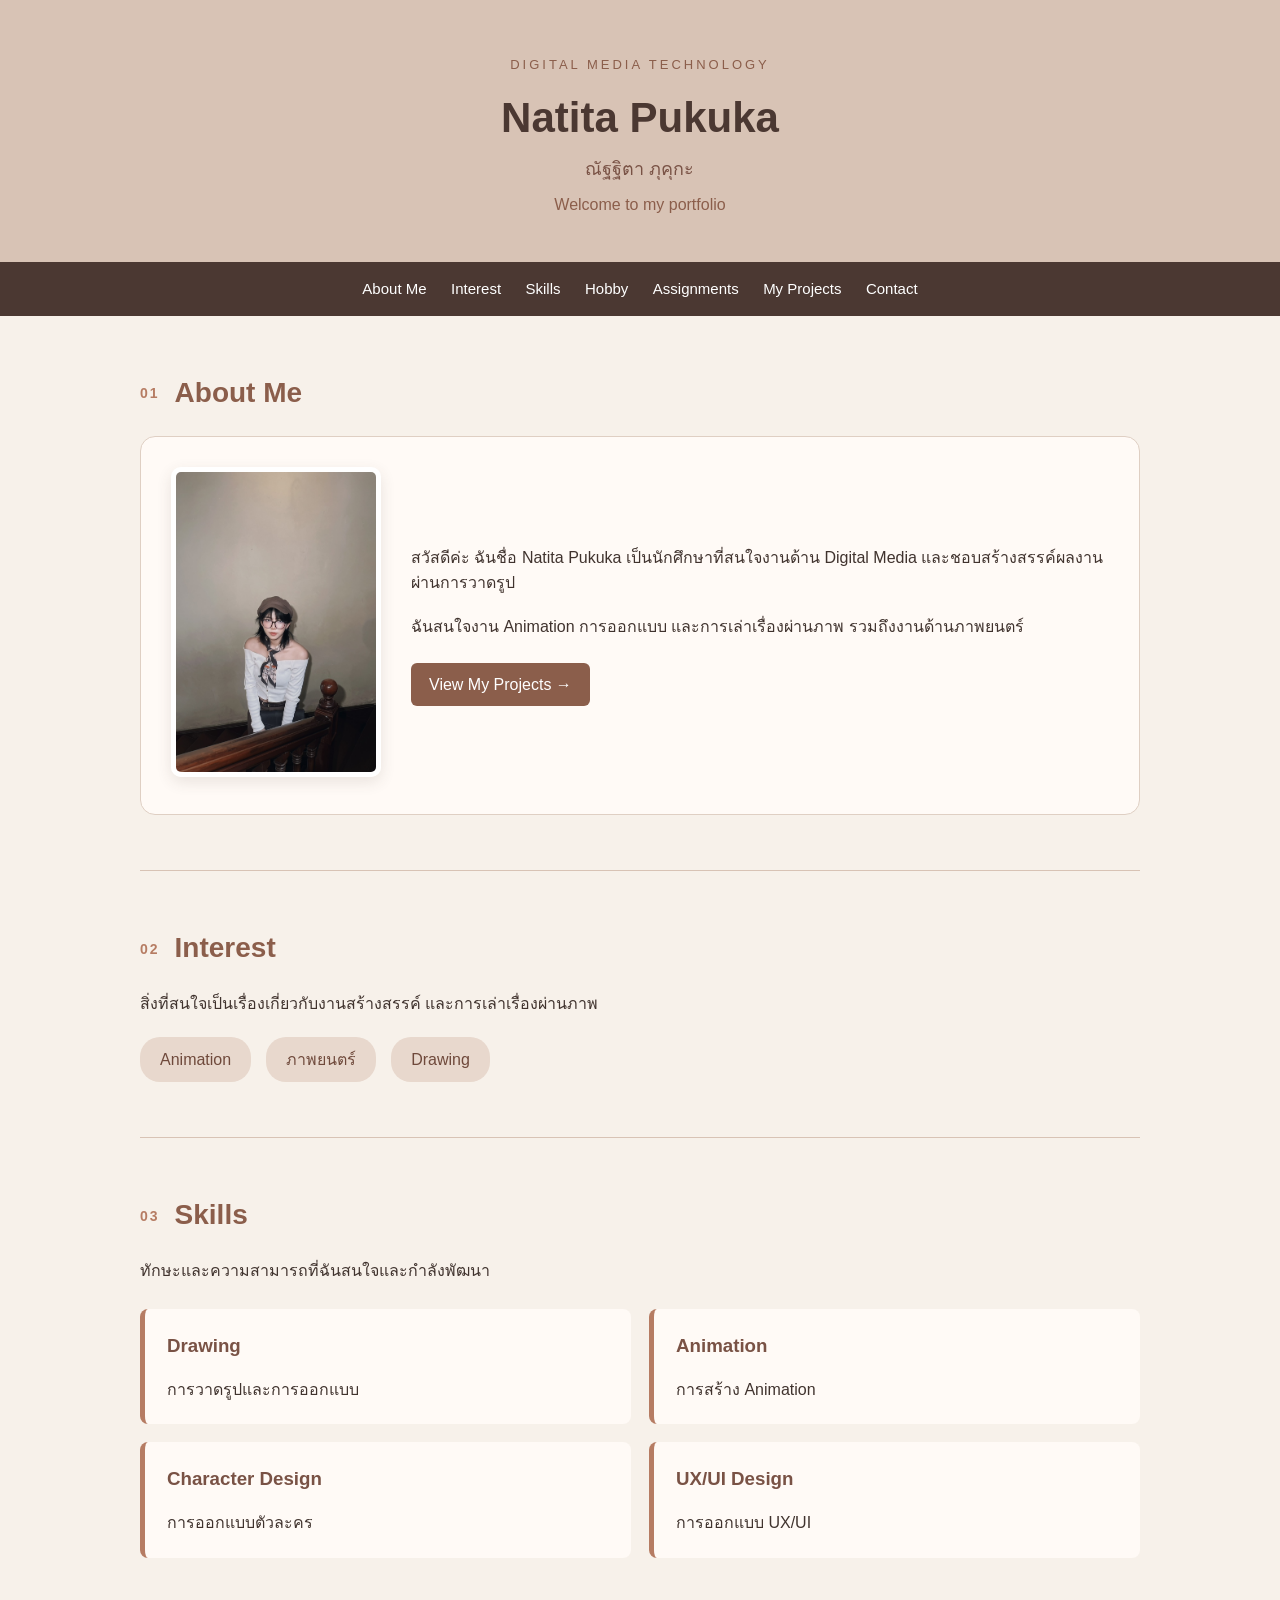
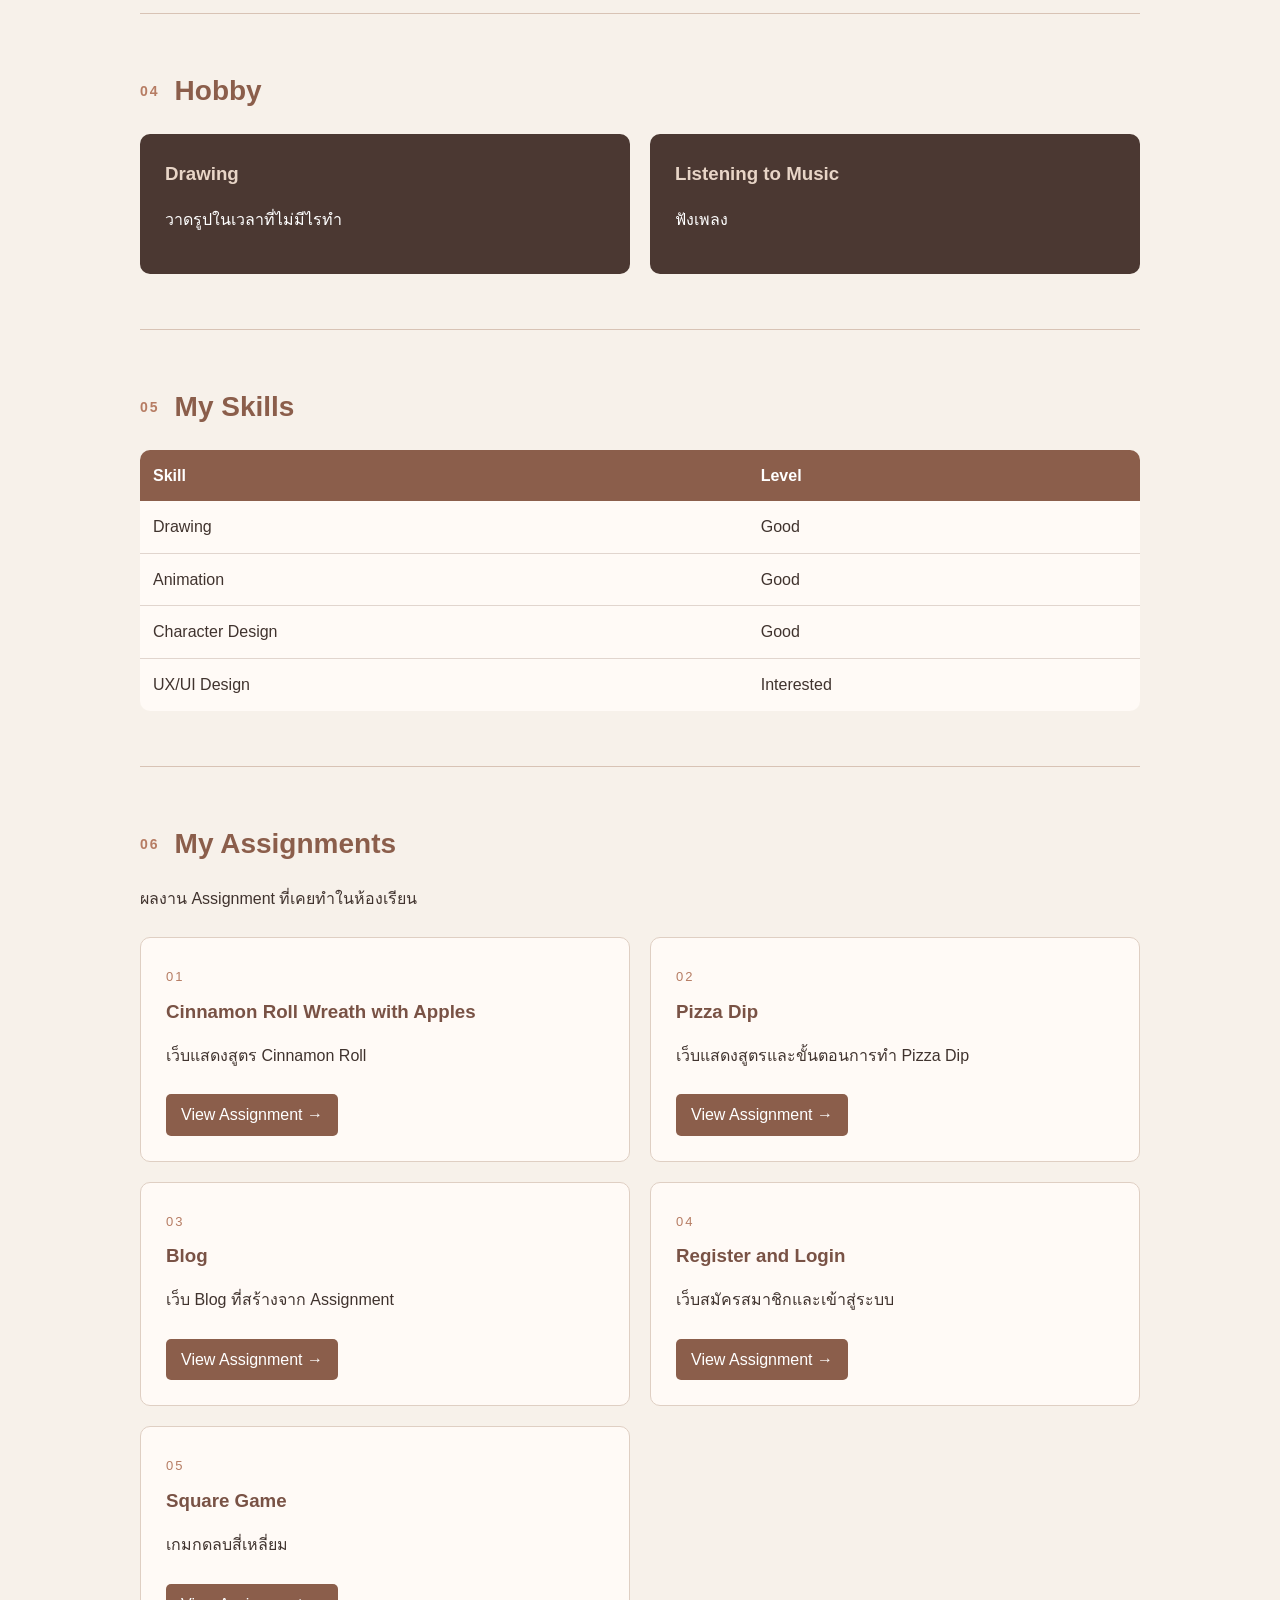
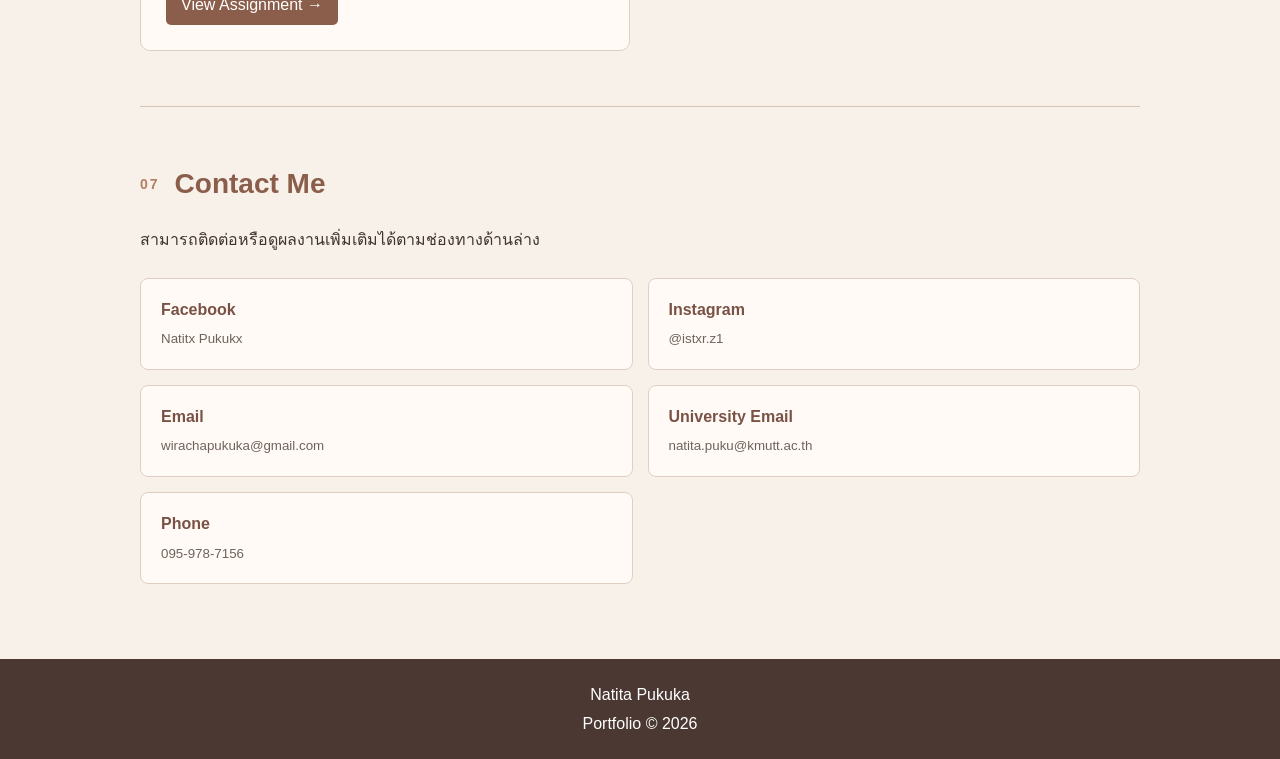
<file: index.HTML>
<!DOCTYPE html>
<html lang="th">

<head>
    <meta charset="UTF-8">
    <meta name="viewport" content="width=device-width, initial-scale=1.0">

    <meta name="description"
        content="Portfolio และผลงานของ Natita Pukuka">
    <meta name="keywords"
        content="Natita Pukuka, Animation, Drawing, Art, Film">
    <meta name="author"
        content="Natita Pukuka">

    <title>Natita Pukuka | Portfolio</title>

    <link rel="stylesheet" type="text/css" media="screen" href="style.css">
</head>

<body>

    <header id="home">
        <p class="small-title">DIGITAL MEDIA TECHNOLOGY</p>
        <h1>Natita Pukuka</h1>
        <p class="thai-name">ณัฐฐิตา ภุคุกะ</p>
        <p class="welcome">Welcome to my portfolio</p>
    </header>


    <nav>
        <a href="#about">About Me</a>
        <a href="#interest">Interest</a>
        <a href="#skills">Skills</a>
        <a href="#hobby">Hobby</a>
        <a href="#assignment">Assignments</a>
        <a href="project.HTML">My Projects</a>
        <a href="#contact">Contact</a>
    </nav>


    <main>

        <!-- About Me -->
        <section id="about" class="section about">

            <div class="section-title">
                <span>01</span>
                <h2>About Me</h2>
            </div>

            <div class="about-box">

                <div class="about-image">
                    <img src="me.jpg" alt="รูปของ Natita">
                </div>

                <div class="about-text">
                    <p>
                        สวัสดีค่ะ ฉันชื่อ Natita Pukuka
                        เป็นนักศึกษาที่สนใจงานด้าน Digital Media
                        และชอบสร้างสรรค์ผลงานผ่านการวาดรูป
                    </p>

                    <p>
                        ฉันสนใจงาน Animation การออกแบบ
                        และการเล่าเรื่องผ่านภาพ
                        รวมถึงงานด้านภาพยนตร์
                    </p>

                    <a href="project.HTML" class="more-button">
                        View My Projects →
                    </a>
                </div>

            </div>

        </section>


        <!-- Interest -->
        <section id="interest" class="section">

            <div class="section-title">
                <span>02</span>
                <h2>Interest</h2>
            </div>

            <p>
                สิ่งที่สนใจเป็นเรื่องเกี่ยวกับงานสร้างสรรค์
                และการเล่าเรื่องผ่านภาพ
            </p>

            <div class="simple-list">
                <div>Animation</div>
                <div>ภาพยนตร์</div>
                <div>Drawing</div>
            </div>

        </section>


        <!-- Skills -->
        <section id="skills" class="section">

            <div class="section-title">
                <span>03</span>
                <h2>Skills</h2>
            </div>

            <p>ทักษะและความสามารถที่ฉันสนใจและกำลังพัฒนา</p>

            <div class="skill-list">

                <div class="skill-box">
                    <h3>Drawing</h3>
                    <p>การวาดรูปและการออกแบบ</p>
                </div>

                <div class="skill-box">
                    <h3>Animation</h3>
                    <p>การสร้าง Animation </p>
                </div>

                <div class="skill-box">
                    <h3>Character Design</h3>
                    <p>การออกแบบตัวละคร</p>
                </div>

                <div class="skill-box">
                    <h3>UX/UI Design</h3>
                    <p>การออกแบบ UX/UI</p>
                </div>

            </div>

        </section>


        <!-- Hobby -->
        <section id="hobby" class="section">

            <div class="section-title">
                <span>04</span>
                <h2>Hobby</h2>
            </div>

            <div class="hobby-box">
                <div>
                    <h3>Drawing</h3>
                    <p>วาดรูปในเวลาที่ไม่มีไรทำ</p>
                </div>

                <div>
                    <h3>Listening to Music</h3>
                    <p>ฟังเพลง</p>
                </div>
            </div>

        </section>


        <!-- My Skills Table -->
        <section id="table" class="section">

            <div class="section-title">
                <span>05</span>
                <h2>My Skills</h2>
            </div>

            <table>

                <tr>
                    <th>Skill</th>
                    <th>Level</th>
                </tr>

                <tr>
                    <td>Drawing</td>
                    <td>Good</td>
                </tr>

                <tr>
                    <td>Animation</td>
                    <td>Good</td>
                </tr>

                <tr>
                    <td>Character Design</td>
                    <td>Good</td>
                </tr>

                <tr>
                    <td>UX/UI Design</td>
                    <td>Interested</td>
                </tr>

            </table>

        </section>


        <!-- Assignments -->
        <section id="assignment" class="section">

            <div class="section-title">
                <span>06</span>
                <h2>My Assignments</h2>
            </div>

            <p>
                ผลงาน Assignment ที่เคยทำในห้องเรียน
            </p>

            <div class="assignment-list">

                <div class="assignment">
                    <span class="number">01</span>
                    <h3>Cinnamon Roll Wreath with Apples</h3>
                    <p>
                        เว็บแสดงสูตร Cinnamon Roll 
                    </p>
                    <a href="cinnamon/recipe.HTML">View Assignment →</a>
                </div>

                <div class="assignment">
                    <span class="number">02</span>
                    <h3>Pizza Dip</h3>
                    <p>
                        เว็บแสดงสูตรและขั้นตอนการทำ Pizza Dip
                    </p>
                    <a href="pizza dip/recipe.html">View Assignment →</a>
                </div>
               


                <div class="assignment">
                    <span class="number">03</span>
                    <h3>Blog</h3>
                    <p>
                        เว็บ Blog ที่สร้างจาก Assignment
                    </p>
                    <a href="blogger/index.html">View Assignment →</a>
                </div>


                <div class="assignment">
                    <span class="number">04</span>
                    <h3>Register and Login</h3>
                    <p>
                        เว็บสมัครสมาชิกและเข้าสู่ระบบ
                    </p>
                    <a href="login/register.html">View Assignment →</a>
                </div>


                <div class="assignment">
                    <span class="number">05</span>
                    <h3>Square Game</h3>
                    <p>
                        เกมกดลบสี่เหลี่ยม
                    </p>
                    <a href="box%20game/index.html">View Assignment →</a>
                </div>

            </div>

        </section>


        <!-- Contact -->
        <section id="contact" class="section contact">

            <div class="section-title">
                <span>07</span>
                <h2>Contact Me</h2>
            </div>

            <p>
                สามารถติดต่อหรือดูผลงานเพิ่มเติมได้ตามช่องทางด้านล่าง
            </p>

            <div class="contact-list">

                <a href="https://www.facebook.com/at.lantic.5074?locale=th_TH"
                    target="_blank">
                    <span>Facebook</span>
                    <small>Natitx Pukukx</small>
                </a>

                <a href="https://www.instagram.com/istxr.z1/"
                    target="_blank">
                    <span>Instagram</span>
                    <small>@istxr.z1</small>
                </a>

                <a href="mailto:wirachapukuka@gmail.com">
                    <span>Email</span>
                    <small>wirachapukuka@gmail.com</small>
                </a>

                <a href="mailto:natita.puku@kmutt.ac.th">
                    <span>University Email</span>
                    <small>natita.puku@kmutt.ac.th</small>
                </a>

                <a href="tel:0959787156">
                    <span>Phone</span>
                    <small>095-978-7156</small>
                </a>

            </div>

        </section>

    </main>


    <footer>
        <p>Natita Pukuka</p>
        <p>Portfolio © 2026</p>
    </footer>

</body>

</html>
</file>
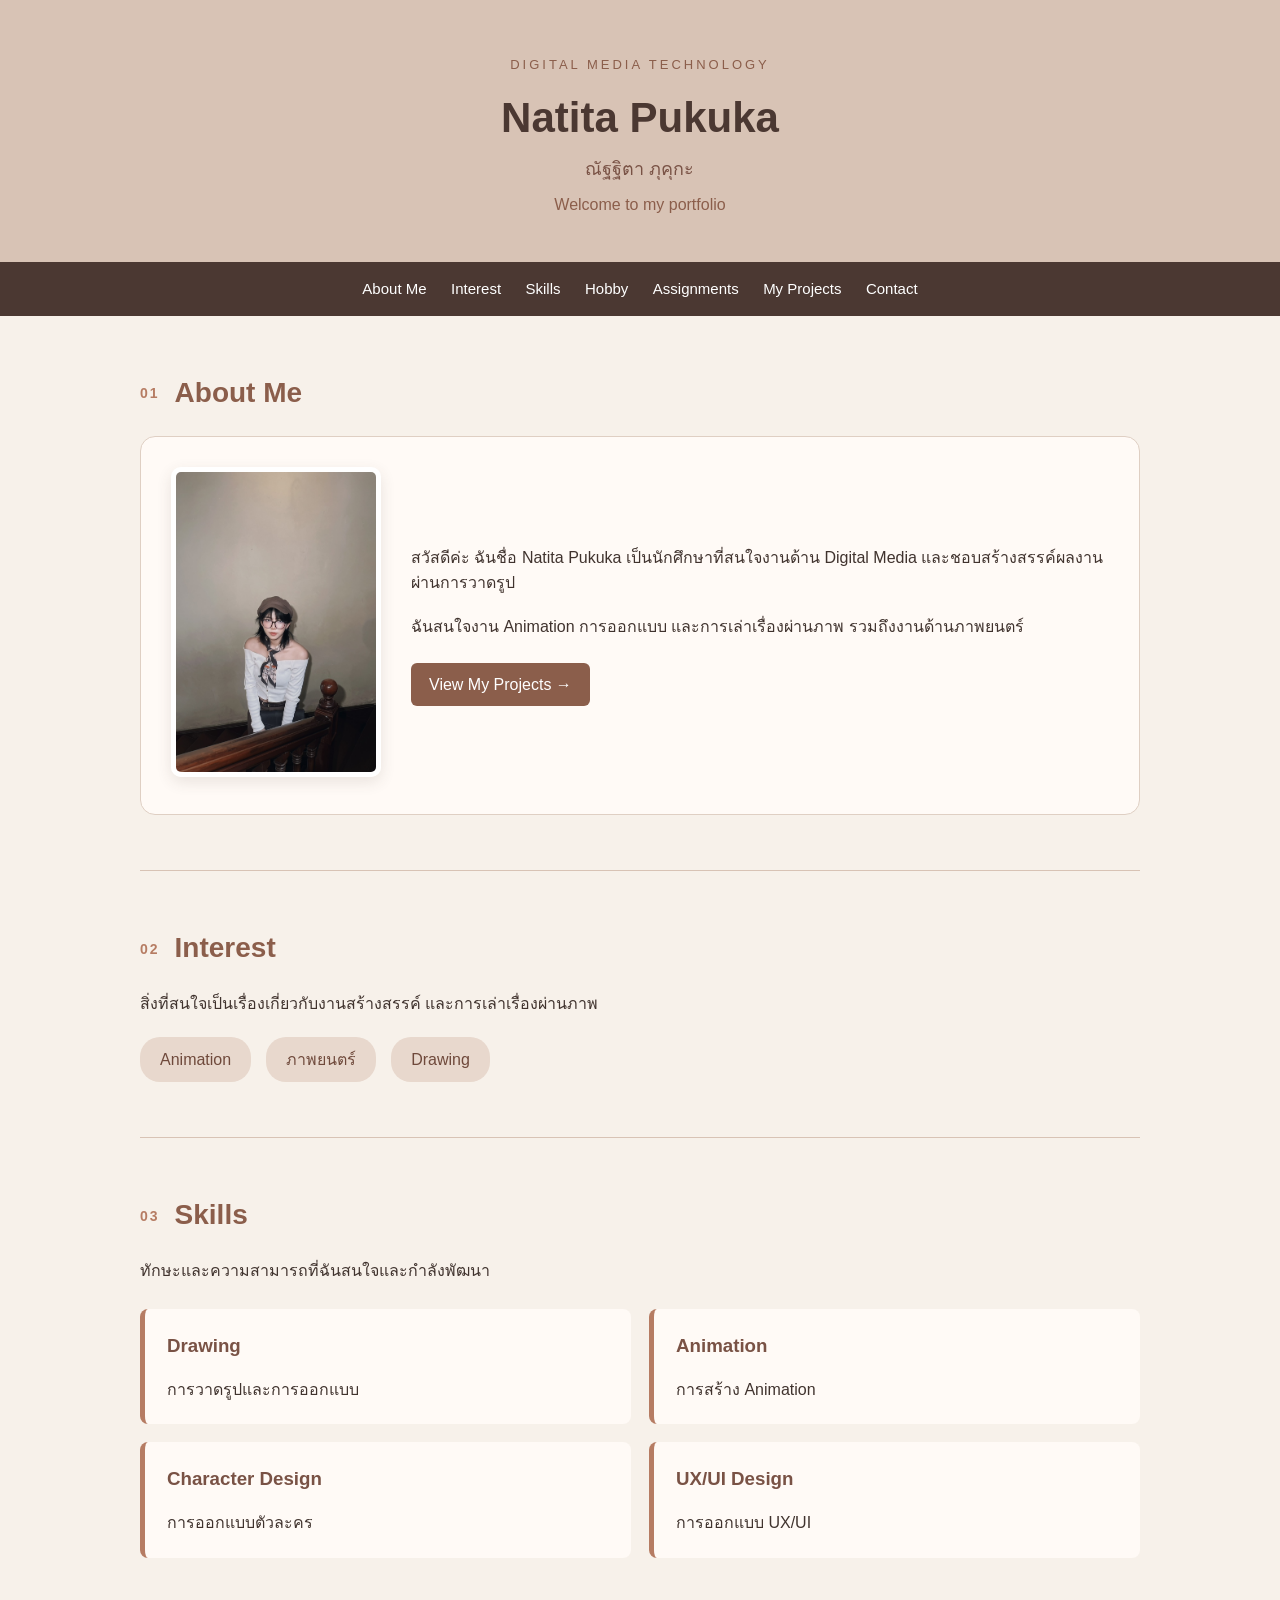
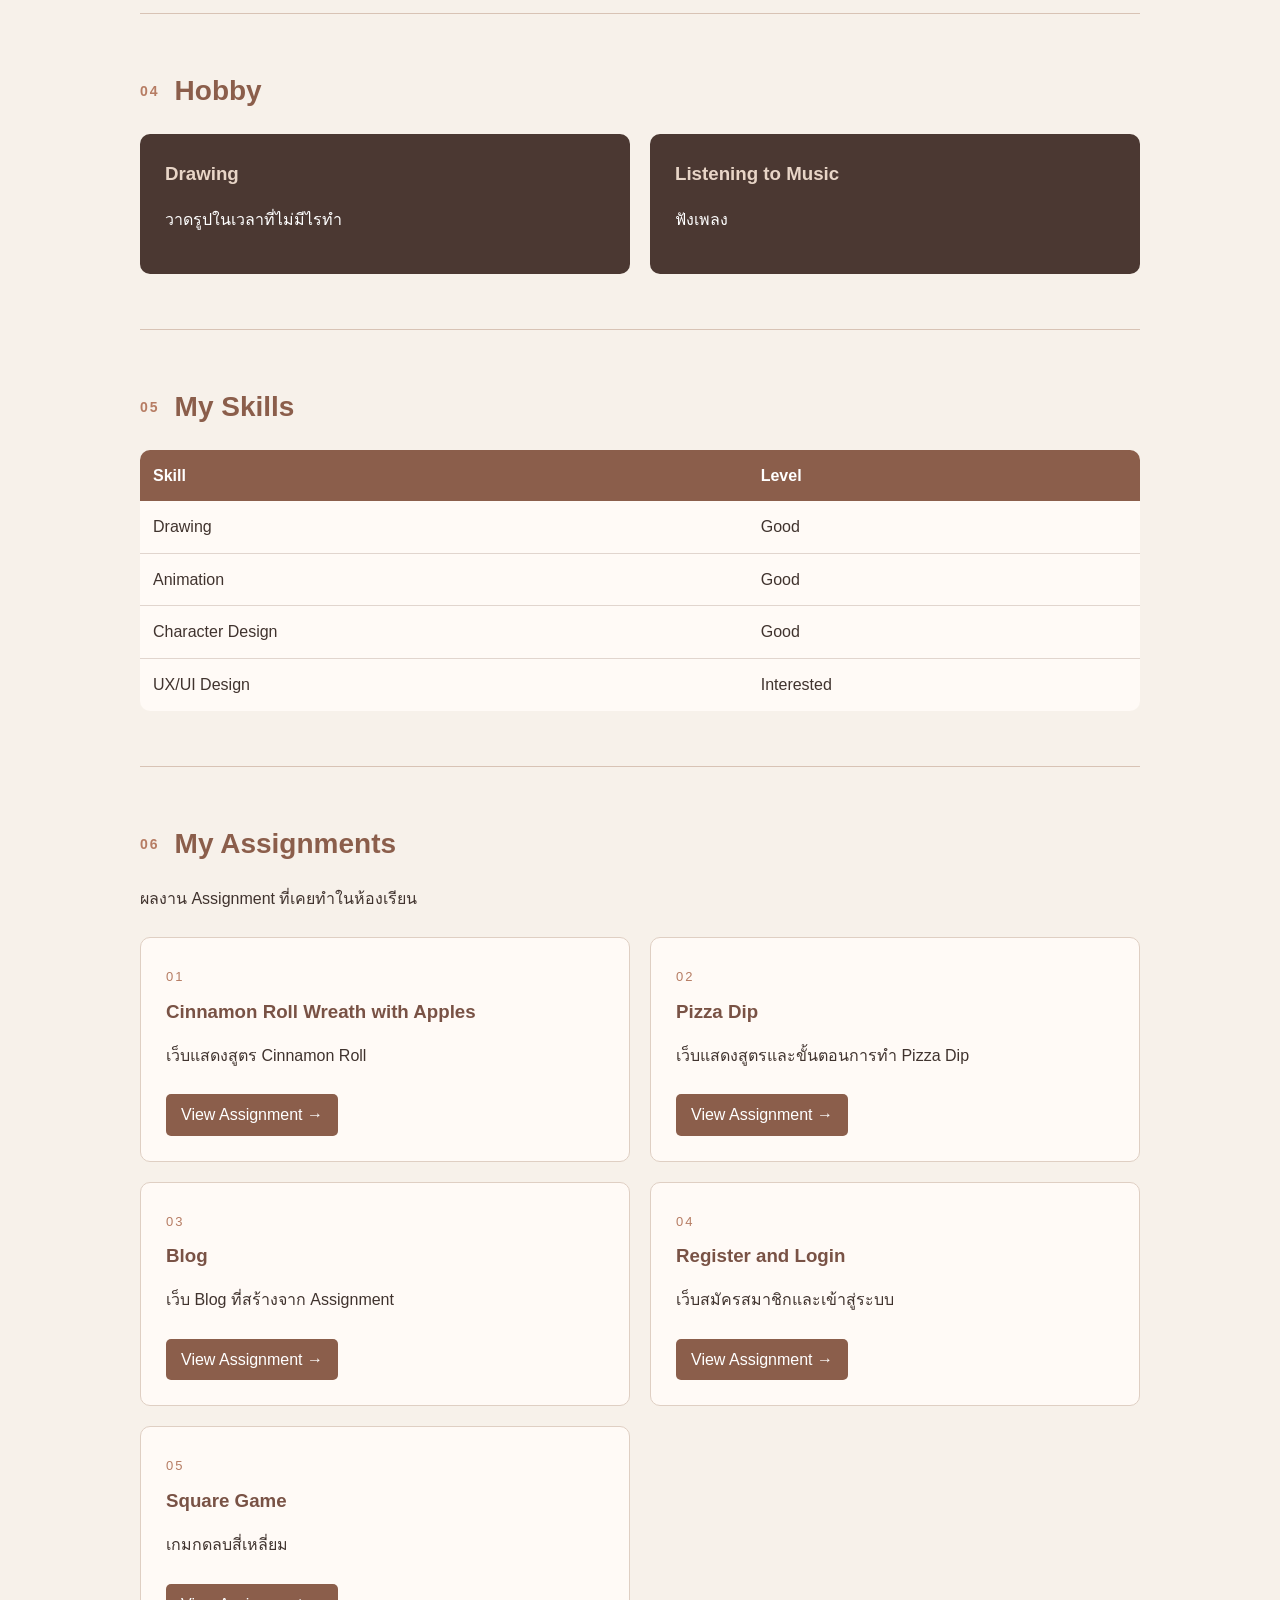
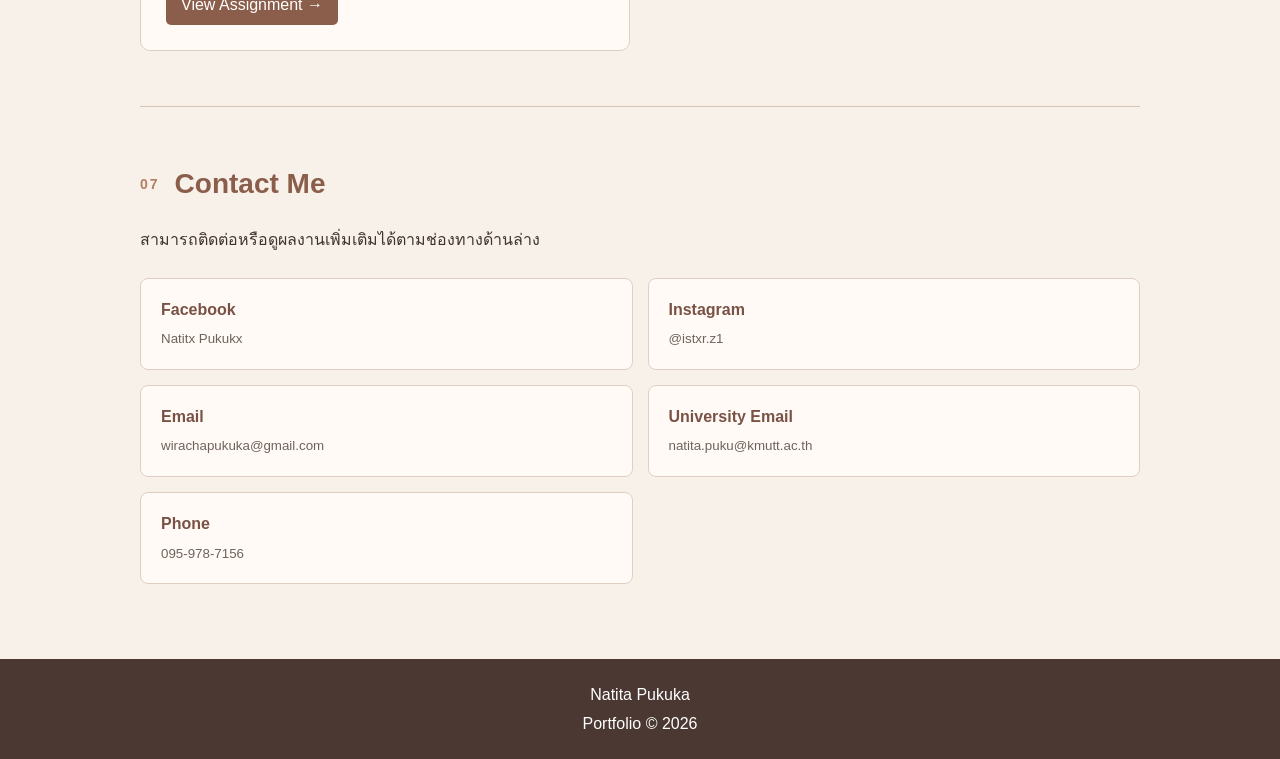
<file: index.html>
<!DOCTYPE html>
<html lang="th">

<head>
    <meta charset="UTF-8">
    <meta name="viewport" content="width=device-width, initial-scale=1.0">

    <meta name="description"
        content="Portfolio และผลงานของ Natita Pukuka">
    <meta name="keywords"
        content="Natita Pukuka, Animation, Drawing, Art, Film">
    <meta name="author"
        content="Natita Pukuka">

    <title>Natita Pukuka | Portfolio</title>

    <link rel="stylesheet" type="text/css" media="screen" href="style.css">
</head>

<body>

    <header id="home">
        <p class="small-title">DIGITAL MEDIA TECHNOLOGY</p>
        <h1>Natita Pukuka</h1>
        <p class="thai-name">ณัฐฐิตา ภุคุกะ</p>
        <p class="welcome">Welcome to my portfolio</p>
    </header>


    <nav>
        <a href="#about">About Me</a>
        <a href="#interest">Interest</a>
        <a href="#skills">Skills</a>
        <a href="#hobby">Hobby</a>
        <a href="#assignment">Assignments</a>
        <a href="project.html">My Projects</a>
        <a href="#contact">Contact</a>
    </nav>


    <main>

        <!-- About Me -->
        <section id="about" class="section about">

            <div class="section-title">
                <span>01</span>
                <h2>About Me</h2>
            </div>

            <div class="about-box">

                <div class="about-image">
                    <img src="me.jpg" alt="รูปของ Natita">
                </div>

                <div class="about-text">
                    <p>
                        สวัสดีค่ะ ฉันชื่อ Natita Pukuka
                        เป็นนักศึกษาที่สนใจงานด้าน Digital Media
                        และชอบสร้างสรรค์ผลงานผ่านการวาดรูป
                    </p>

                    <p>
                        ฉันสนใจงาน Animation การออกแบบ
                        และการเล่าเรื่องผ่านภาพ
                        รวมถึงงานด้านภาพยนตร์
                    </p>

                    <a href="project.HTML" class="more-button">
                        View My Projects →
                    </a>
                </div>

            </div>

        </section>


        <!-- Interest -->
        <section id="interest" class="section">

            <div class="section-title">
                <span>02</span>
                <h2>Interest</h2>
            </div>

            <p>
                สิ่งที่สนใจเป็นเรื่องเกี่ยวกับงานสร้างสรรค์
                และการเล่าเรื่องผ่านภาพ
            </p>

            <div class="simple-list">
                <div>Animation</div>
                <div>ภาพยนตร์</div>
                <div>Drawing</div>
            </div>

        </section>


        <!-- Skills -->
        <section id="skills" class="section">

            <div class="section-title">
                <span>03</span>
                <h2>Skills</h2>
            </div>

            <p>ทักษะและความสามารถที่ฉันสนใจและกำลังพัฒนา</p>

            <div class="skill-list">

                <div class="skill-box">
                    <h3>Drawing</h3>
                    <p>การวาดรูปและการออกแบบ</p>
                </div>

                <div class="skill-box">
                    <h3>Animation</h3>
                    <p>การสร้าง Animation </p>
                </div>

                <div class="skill-box">
                    <h3>Character Design</h3>
                    <p>การออกแบบตัวละคร</p>
                </div>

                <div class="skill-box">
                    <h3>UX/UI Design</h3>
                    <p>การออกแบบ UX/UI</p>
                </div>

            </div>

        </section>


        <!-- Hobby -->
        <section id="hobby" class="section">

            <div class="section-title">
                <span>04</span>
                <h2>Hobby</h2>
            </div>

            <div class="hobby-box">
                <div>
                    <h3>Drawing</h3>
                    <p>วาดรูปในเวลาที่ไม่มีไรทำ</p>
                </div>

                <div>
                    <h3>Listening to Music</h3>
                    <p>ฟังเพลง</p>
                </div>
            </div>

        </section>


        <!-- My Skills Table -->
        <section id="table" class="section">

            <div class="section-title">
                <span>05</span>
                <h2>My Skills</h2>
            </div>

            <table>

                <tr>
                    <th>Skill</th>
                    <th>Level</th>
                </tr>

                <tr>
                    <td>Drawing</td>
                    <td>Good</td>
                </tr>

                <tr>
                    <td>Animation</td>
                    <td>Good</td>
                </tr>

                <tr>
                    <td>Character Design</td>
                    <td>Good</td>
                </tr>

                <tr>
                    <td>UX/UI Design</td>
                    <td>Interested</td>
                </tr>

            </table>

        </section>


        <!-- Assignments -->
        <section id="assignment" class="section">

            <div class="section-title">
                <span>06</span>
                <h2>My Assignments</h2>
            </div>

            <p>
                ผลงาน Assignment ที่เคยทำในห้องเรียน
            </p>

            <div class="assignment-list">

                <div class="assignment">
                    <span class="number">01</span>
                    <h3>Cinnamon Roll Wreath with Apples</h3>
                    <p>
                        เว็บแสดงสูตร Cinnamon Roll 
                    </p>
                    <a href="cinnamon/recipe.HTML">View Assignment →</a>
                </div>

                <div class="assignment">
                    <span class="number">02</span>
                    <h3>Pizza Dip</h3>
                    <p>
                        เว็บแสดงสูตรและขั้นตอนการทำ Pizza Dip
                    </p>
                    <a href="pizza dip/recipe.html">View Assignment →</a>
                </div>
               


                <div class="assignment">
                    <span class="number">03</span>
                    <h3>Blog</h3>
                    <p>
                        เว็บ Blog ที่สร้างจาก Assignment
                    </p>
                    <a href="blogger/index.html">View Assignment →</a>
                </div>


                <div class="assignment">
                    <span class="number">04</span>
                    <h3>Register and Login</h3>
                    <p>
                        เว็บสมัครสมาชิกและเข้าสู่ระบบ
                    </p>
                    <a href="login/register.html">View Assignment →</a>
                </div>


                <div class="assignment">
                    <span class="number">05</span>
                    <h3>Square Game</h3>
                    <p>
                        เกมกดลบสี่เหลี่ยม
                    </p>
                    <a href="box%20game/index.html">View Assignment →</a>
                </div>

            </div>

        </section>


        <!-- Contact -->
        <section id="contact" class="section contact">

            <div class="section-title">
                <span>07</span>
                <h2>Contact Me</h2>
            </div>

            <p>
                สามารถติดต่อหรือดูผลงานเพิ่มเติมได้ตามช่องทางด้านล่าง
            </p>

            <div class="contact-list">

                <a href="https://www.facebook.com/at.lantic.5074?locale=th_TH"
                    target="_blank">
                    <span>Facebook</span>
                    <small>Natitx Pukukx</small>
                </a>

                <a href="https://www.instagram.com/istxr.z1/"
                    target="_blank">
                    <span>Instagram</span>
                    <small>@istxr.z1</small>
                </a>

                <a href="mailto:wirachapukuka@gmail.com">
                    <span>Email</span>
                    <small>wirachapukuka@gmail.com</small>
                </a>

                <a href="mailto:natita.puku@kmutt.ac.th">
                    <span>University Email</span>
                    <small>natita.puku@kmutt.ac.th</small>
                </a>

                <a href="tel:0959787156">
                    <span>Phone</span>
                    <small>095-978-7156</small>
                </a>

            </div>

        </section>

    </main>


    <footer>
        <p>Natita Pukuka</p>
        <p>Portfolio © 2026</p>
    </footer>

</body>

</html>
</file>
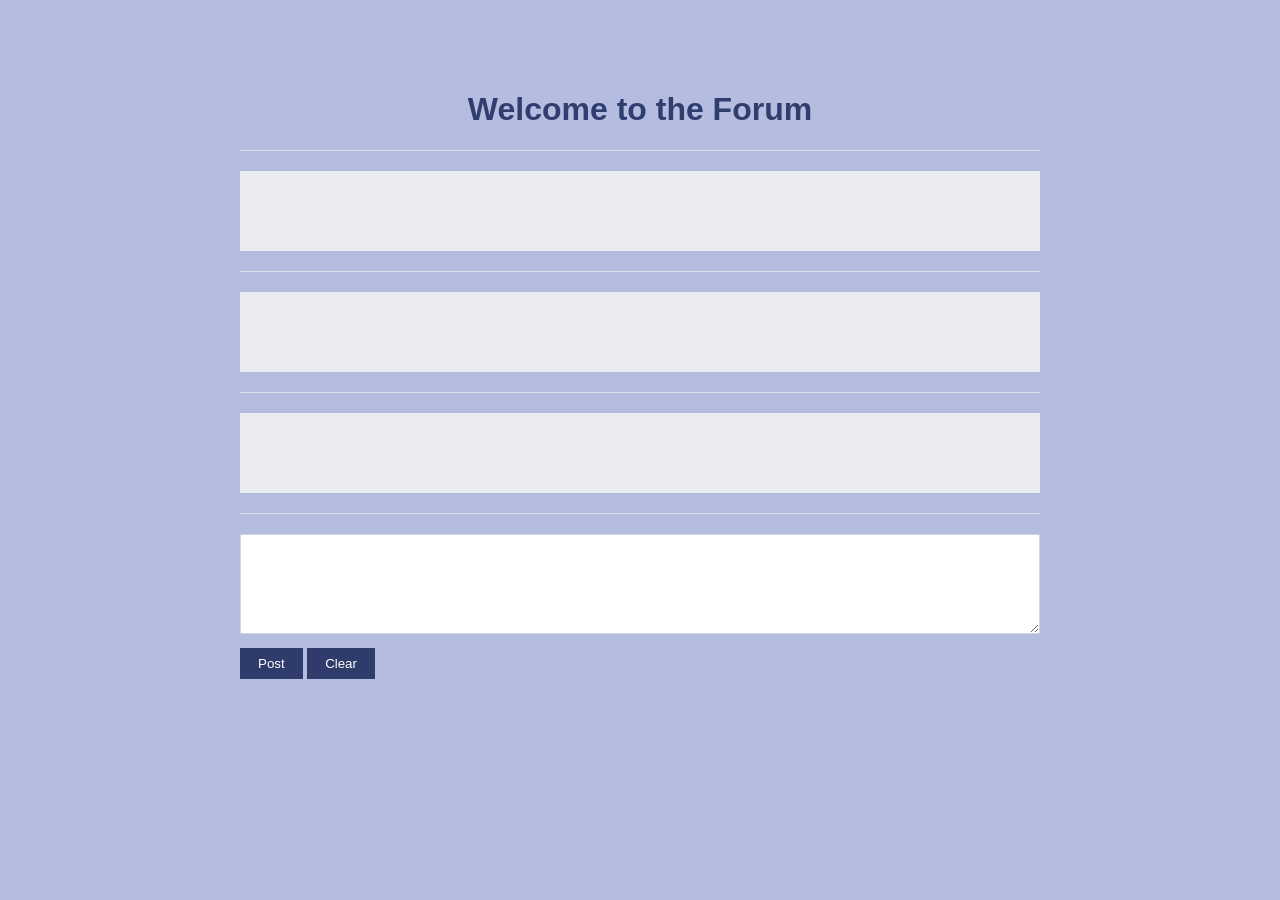
<file: blogger/index.html>
<!DOCTYPE html> 
<html> 
<head> 
    <meta charset='utf-8'> 
    <meta http-equiv='X-UA-Compatible' content='IE=edge'> 
    <title>Blogger</title> 
    <meta name='viewport' content='width=device-width, initial-scale=1'> 
    <link rel='stylesheet' type='text/css' media='screen' href='style.css'> 
    <script src='main.js'></script> 
</head> 

<body> 
    <h1 id="top"></h1> 
    <hr> 
    <div id="topic"></div> 
    <hr> 
    <div id="reply1"></div> 
    <hr> 
    <div id="reply2"></div> 
    <hr> 

    <textarea name="message" id="message"></textarea>  
    <br/> 

    <button type="button" id="post">Post</button> 
    <button type="button" id="clear">Clear</button> 
</body> 
</html>
</file>
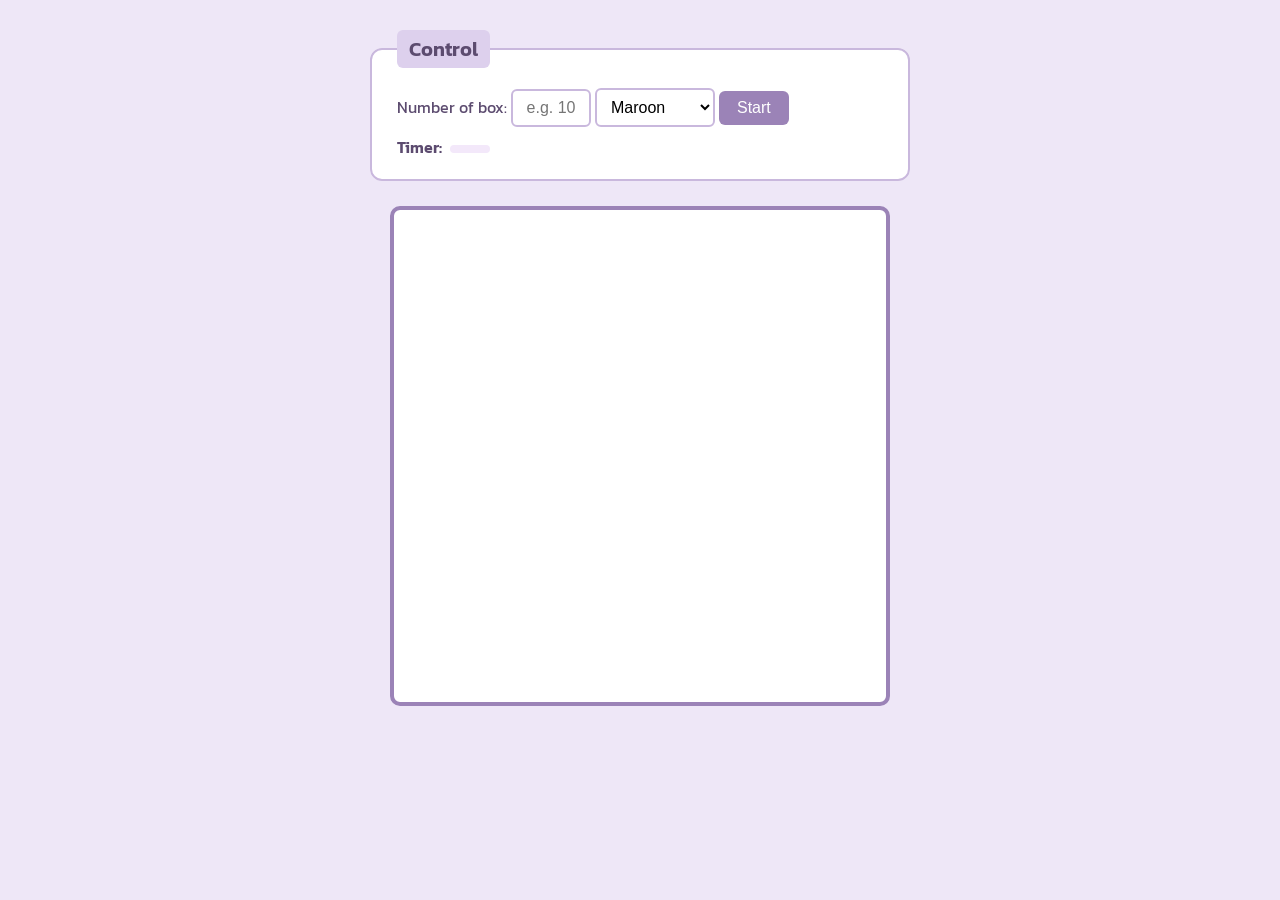
<file: box game/index.html>
<!DOCTYPE html>
<html lang="en">
	<head>
		<meta charset="UTF-8">
		<meta name="viewport" content="width=device-width, initial-scale=1.0">
		<title>Square game</title>
		<script type="text/javascript" src="game.js"></script>
		<link rel="stylesheet" type="text/css" href="game.css">
	</head>
	<body>
		<!-- these codes were adapted from https://courses.cs.washington.edu/courses/cse154/17sp/lecture/more-dom/code/squares.html  -->

		<fieldset>
			<legend>Control</legend>

			<label for="numbox">Number of box: </label>
			<input type="text" name="numbox" id="numbox" placeholder="e.g. 10">

			<select name="color" id="color">
				<option value="maroon">Maroon</option>
				<option value="lightgreen">Lightgreen</option>
				<option value="magenta">Magenta</option>
			</select>

			<button id="start">Start</button>

			<div id="timerClock">
				Timer:
				<div id="clock"></div>
			</div>
		</fieldset>

		<div id="container">
			<div id="layer"></div>
		</div>

	</body>
</html>
</file>
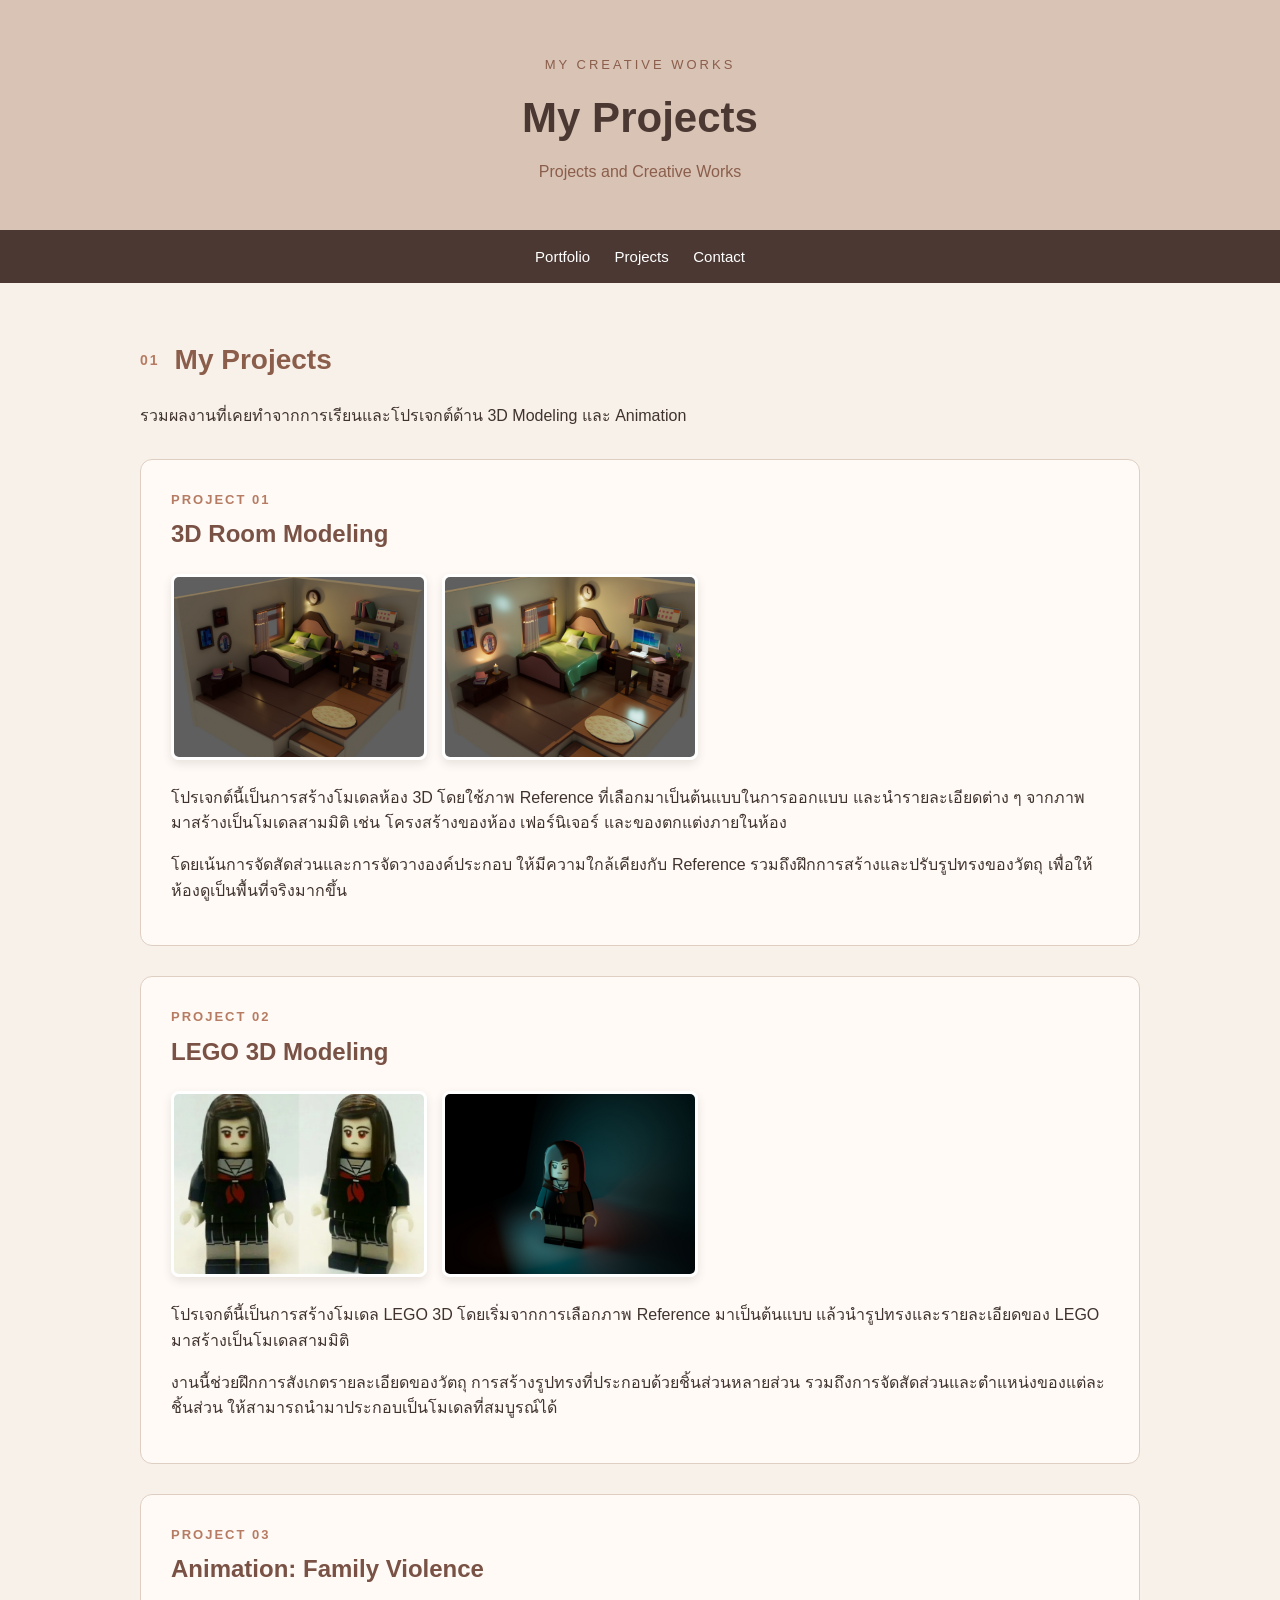
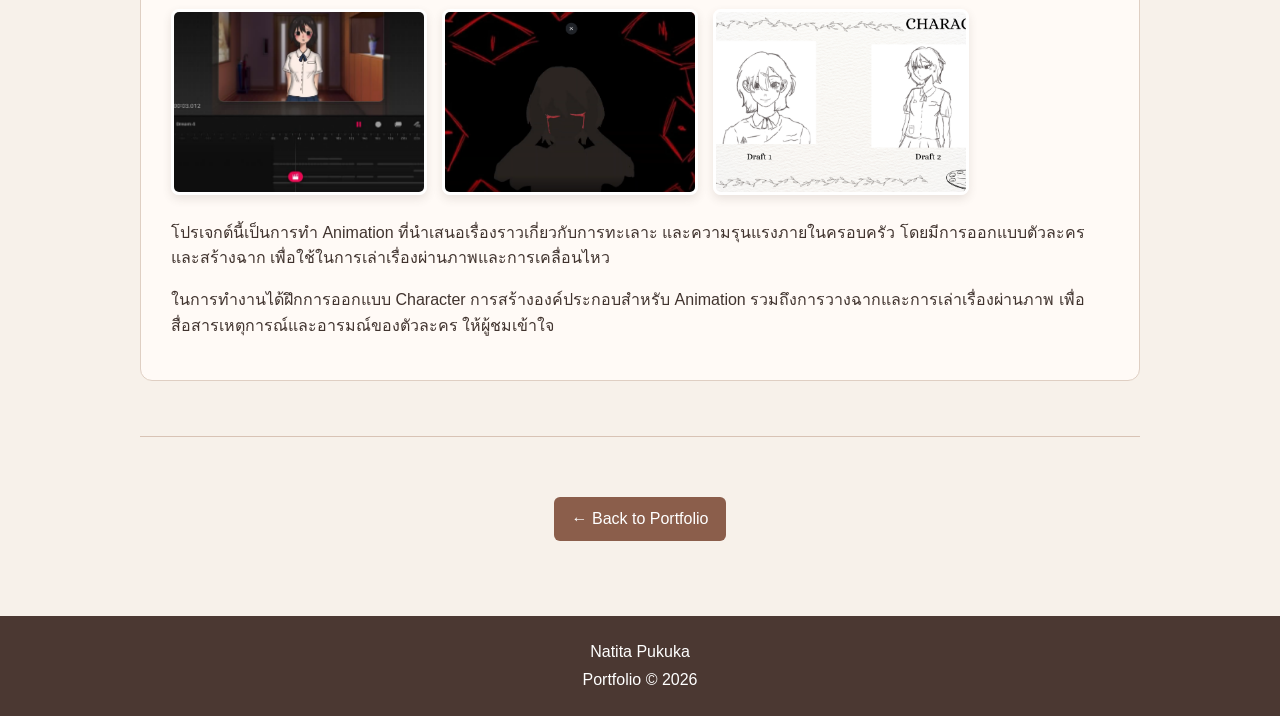
<file: project.HTML>
<!DOCTYPE html>
<html lang="th">

<head>
    <meta charset="UTF-8">
    <meta name="viewport" content="width=device-width, initial-scale=1.0">

    <title>Natita Pukuka | Projects</title>

    <link rel="stylesheet" type="text/css" media="screen" href="style.css">
</head>

<body>

    <header>
        <p class="small-title">MY CREATIVE WORKS</p>
        <h1>My Projects</h1>
        <p class="welcome">
            Projects and Creative Works
        </p>
    </header>


    <nav>
        <a href="index.html">Portfolio</a>
        <a href="#projects">Projects</a>
        <a href="index.html#contact">Contact</a>
    </nav>


    <main>

        <section id="projects" class="section">

            <div class="section-title">
                <span>01</span>
                <h2>My Projects</h2>
            </div>

            <p>
                รวมผลงานที่เคยทำจากการเรียนและโปรเจกต์ด้าน
                3D Modeling และ Animation
            </p>


            <!-- Project 1 -->
            <div class="project-item">

                <div class="project-number">PROJECT 01</div>

                <h3>3D Room Modeling</h3>

                <div class="project-images">

                    <img src="Room.jpg"
                        alt="3D Room Modeling">

                    <img src="Room2.jpg"
                        alt="3D Room Modeling">

                </div>

                <div class="project-description">

                    <p>
                        โปรเจกต์นี้เป็นการสร้างโมเดลห้อง 3D
                        โดยใช้ภาพ Reference ที่เลือกมาเป็นต้นแบบในการออกแบบ
                        และนำรายละเอียดต่าง ๆ จากภาพมาสร้างเป็นโมเดลสามมิติ
                        เช่น โครงสร้างของห้อง เฟอร์นิเจอร์
                        และของตกแต่งภายในห้อง
                    </p>

                    <p>
                        โดยเน้นการจัดสัดส่วนและการจัดวางองค์ประกอบ
                        ให้มีความใกล้เคียงกับ Reference
                        รวมถึงฝึกการสร้างและปรับรูปทรงของวัตถุ
                        เพื่อให้ห้องดูเป็นพื้นที่จริงมากขึ้น
                    </p>

                </div>

            </div>


            <!-- Project 2 -->
            <div class="project-item">

                <div class="project-number">PROJECT 02</div>

                <h3>LEGO 3D Modeling</h3>

                <div class="project-images">

                    <img src="ref lego.png"
                        alt="LEGO Reference">

                    <img src="Lego.jpg"
                        alt="LEGO 3D Model">

                </div>

                <div class="project-description">

                    <p>
                        โปรเจกต์นี้เป็นการสร้างโมเดล LEGO 3D
                        โดยเริ่มจากการเลือกภาพ Reference มาเป็นต้นแบบ
                        แล้วนำรูปทรงและรายละเอียดของ LEGO
                        มาสร้างเป็นโมเดลสามมิติ
                    </p>

                    <p>
                        งานนี้ช่วยฝึกการสังเกตรายละเอียดของวัตถุ
                        การสร้างรูปทรงที่ประกอบด้วยชิ้นส่วนหลายส่วน
                        รวมถึงการจัดสัดส่วนและตำแหน่งของแต่ละชิ้นส่วน
                        ให้สามารถนำมาประกอบเป็นโมเดลที่สมบูรณ์ได้
                    </p>

                </div>

            </div>


            <!-- Project 3 -->
            <div class="project-item">

                <div class="project-number">PROJECT 03</div>

                <h3>Animation: Family Violence</h3>

                <div class="project-images">

                    <img src="animation cut 1.png"
                        alt="Animation Scene">

                    <img src="animation1.png"
                        alt="Animation">

                    <img src="charecter.png"
                        alt="Animation Character">

                </div>

                <div class="project-description">

                    <p>
                        โปรเจกต์นี้เป็นการทำ Animation
                        ที่นำเสนอเรื่องราวเกี่ยวกับการทะเลาะ
                        และความรุนแรงภายในครอบครัว
                        โดยมีการออกแบบตัวละครและสร้างฉาก
                        เพื่อใช้ในการเล่าเรื่องผ่านภาพและการเคลื่อนไหว
                    </p>

                    <p>
                        ในการทำงานได้ฝึกการออกแบบ Character
                        การสร้างองค์ประกอบสำหรับ Animation
                        รวมถึงการวางฉากและการเล่าเรื่องผ่านภาพ
                        เพื่อสื่อสารเหตุการณ์และอารมณ์ของตัวละคร
                        ให้ผู้ชมเข้าใจ
                    </p>

                </div>

            </div>

        </section>


        <section class="section back">

            <a href="index.html" class="more-button">
                ← Back to Portfolio
            </a>

        </section>

    </main>


    <footer>
        <p>Natita Pukuka</p>
        <p>Portfolio © 2026</p>
    </footer>

</body>

</html>
</file>
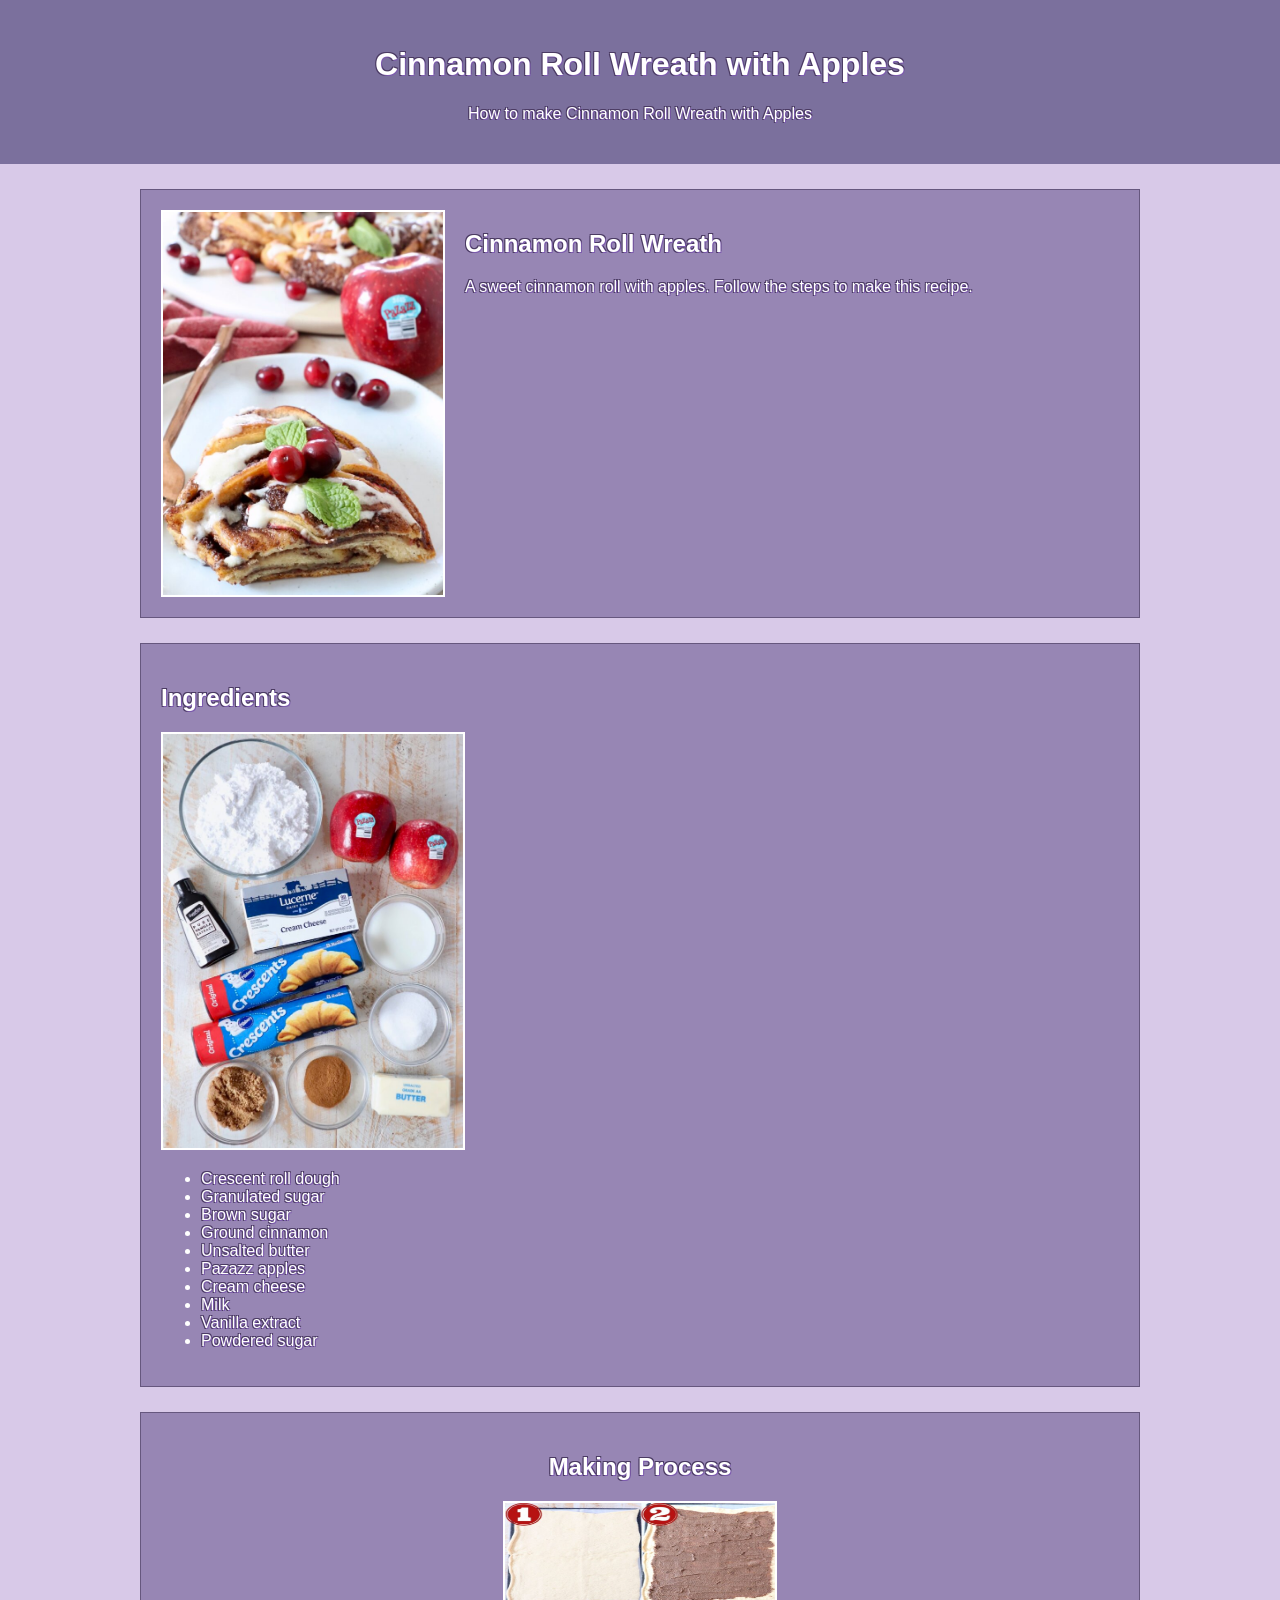
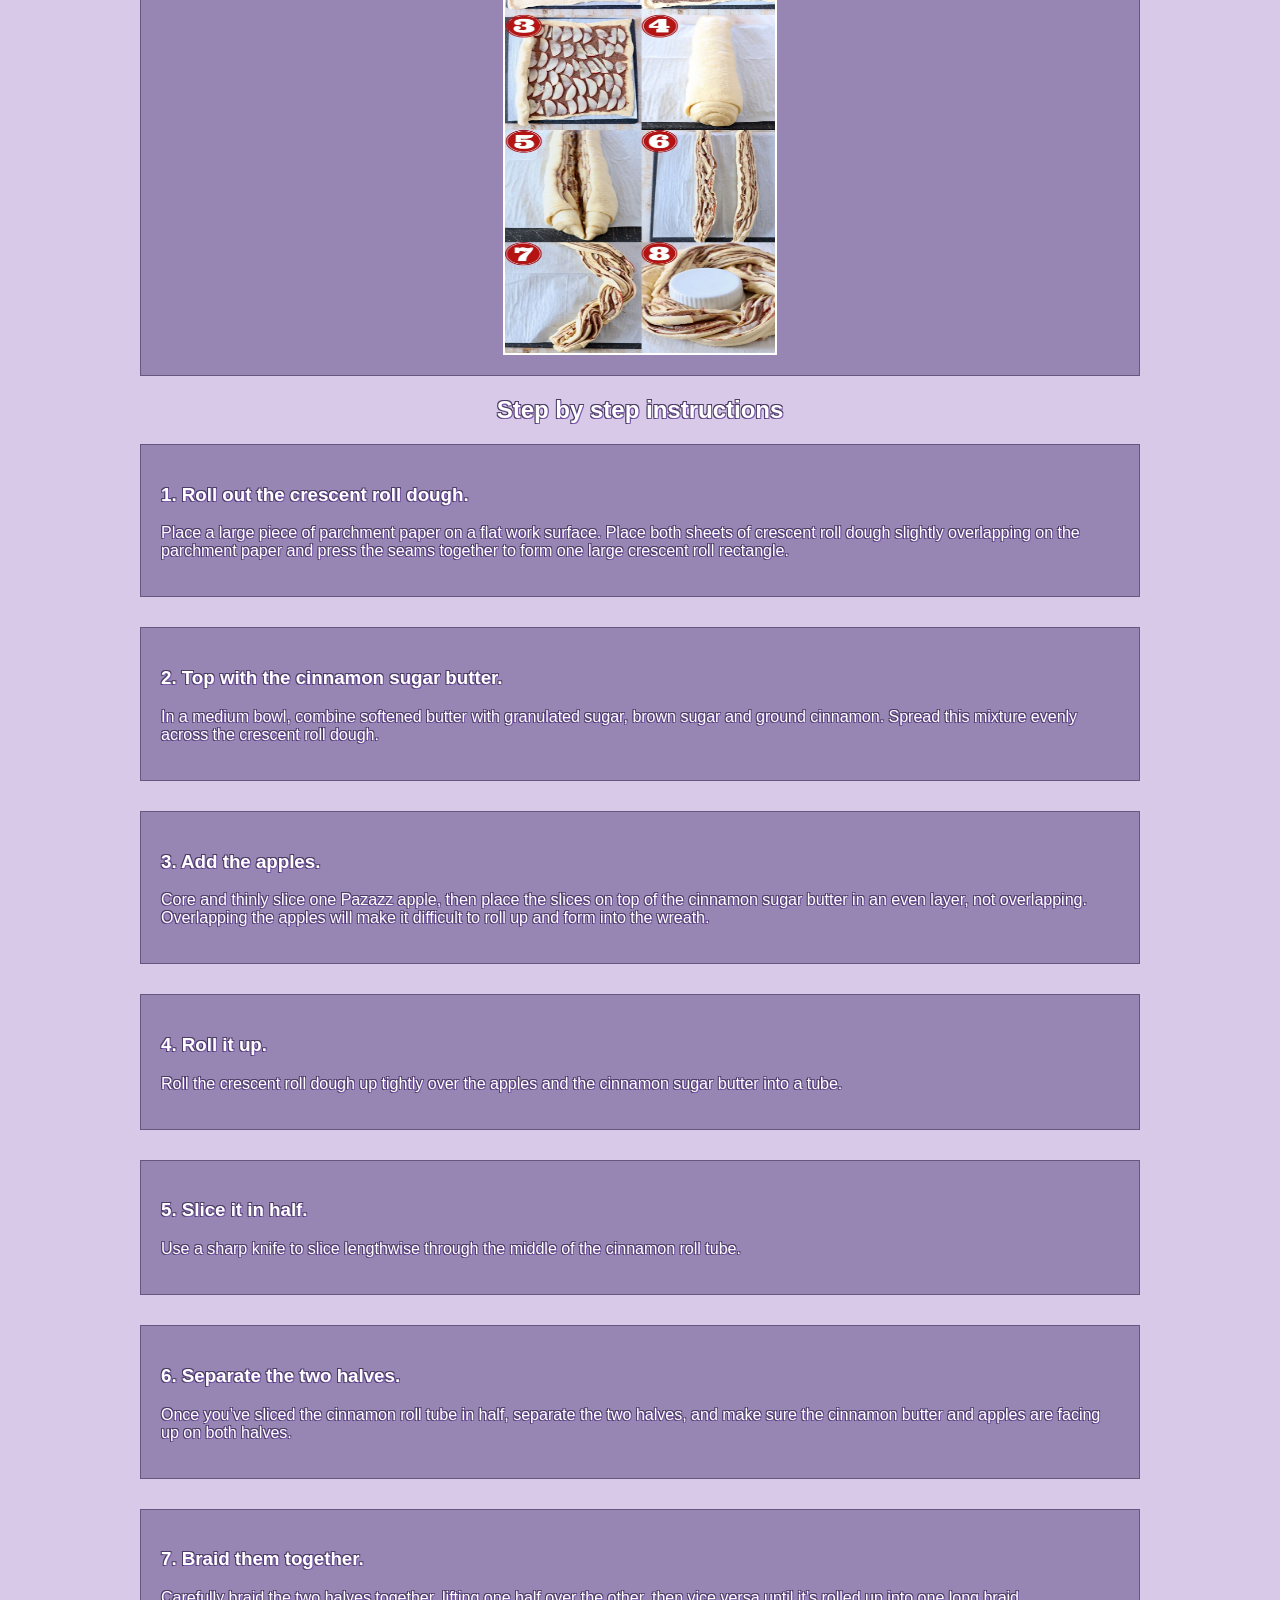
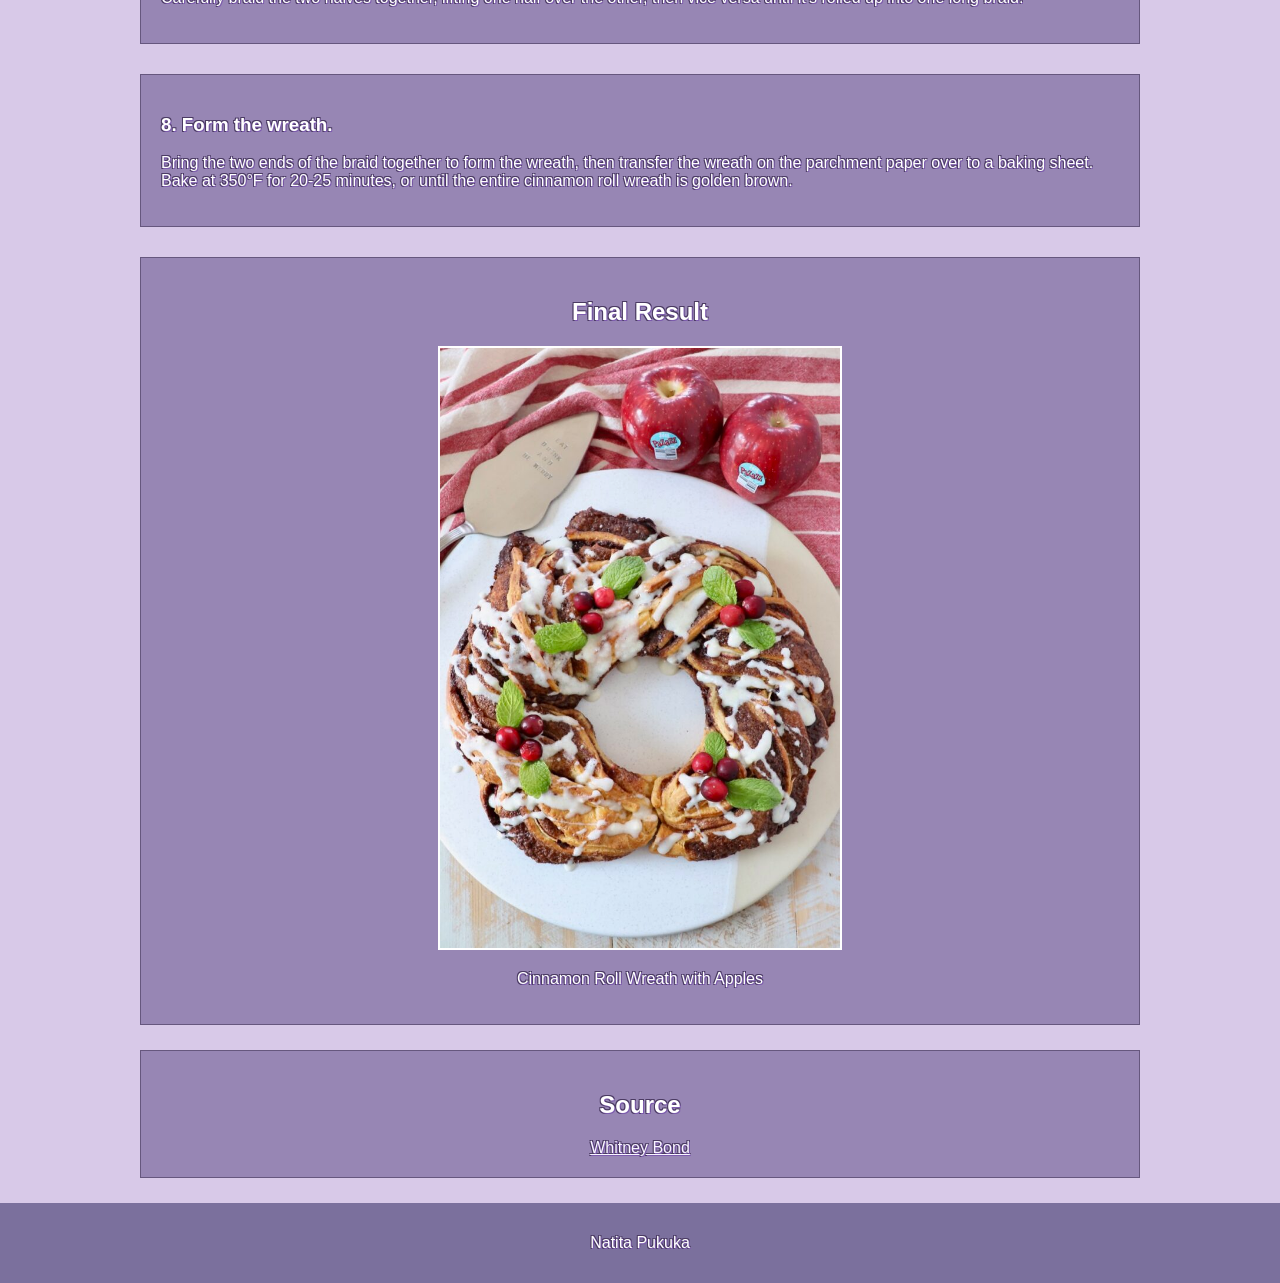
<file: cinnamon/recipe.HTML>
<!DOCTYPE html>
<html lang="en">

<head>

    <meta charset="UTF-8">

    <meta name="viewport" content="width=device-width, initial-scale=1.0">

    <title>Cinnamon Roll Wreath with Apples</title>

    <link rel="stylesheet" href="style.css">

</head>

<body>

    <header>
        <h1>Cinnamon Roll Wreath with Apples</h1>
        <p>How to make Cinnamon Roll Wreath with Apples</p>
    </header>


    <main>

        <!-- แนะนำเมนู -->
        <section class="intro">

            <img src="pic/cinnamon-3.jpeg" alt="Cinnamon Roll Wreath">

            <div>
                <h2>Cinnamon Roll Wreath</h2>

                <p>
                    A sweet cinnamon roll with apples.
                    Follow the steps to make this recipe.
                </p>
            </div>

        </section>

        

        <!-- ส่วนผสม -->
        <section class="ingredients">

            <h2>Ingredients</h2>
            <img src="pic/cinnamon-1.jpeg" alt="Cinnamon Roll Wreath">

            <ul>
                <li>Crescent roll dough</li>
                <li>Granulated sugar</li>
                <li>Brown sugar</li>
                <li>Ground cinnamon</li>
                <li>Unsalted butter</li>
                <li>Pazazz apples</li>
                <li>Cream cheese</li>
                <li>Milk</li>
                <li>Vanilla extract</li>
                <li>Powdered sugar</li>
            </ul>

        </section>

        <!-- รูปกระบวนการ -->
        <section class="photo-section">

            <h2>Making Process</h2>

            <div class="photo-gallery">

                <img src="pic/cinnamon-2.jpeg" alt="Making process">

            </div>

        </section>


        <!-- วิธีทำ -->
        <section class="instructions">

            <h2>Step by step instructions</h2>
            

            <div class="step">
                <h3>1. Roll out the crescent roll dough.</h3>

                <p>
                    Place a large piece of parchment paper on a flat work surface.
                    Place both sheets of crescent roll dough slightly overlapping
                    on the parchment paper and press the seams together to form one
                    large crescent roll rectangle.
                </p>
            </div>


            <div class="step">
                <h3>2. Top with the cinnamon sugar butter.</h3>

                <p>
                    In a medium bowl, combine softened butter with granulated sugar,
                    brown sugar and ground cinnamon. Spread this mixture evenly
                    across the crescent roll dough.
                </p>
            </div>


            <div class="step">
                <h3>3. Add the apples.</h3>

                <p>
                    Core and thinly slice one Pazazz apple, then place the slices
                    on top of the cinnamon sugar butter in an even layer, not
                    overlapping. Overlapping the apples will make it difficult to
                    roll up and form into the wreath.
                </p>
            </div>


            <div class="step">
                <h3>4. Roll it up.</h3>

                <p>
                    Roll the crescent roll dough up tightly over the apples and
                    the cinnamon sugar butter into a tube.
                </p>
            </div>


            <div class="step">
                <h3>5. Slice it in half.</h3>

                <p>
                    Use a sharp knife to slice lengthwise through the middle
                    of the cinnamon roll tube.
                </p>
            </div>


            <div class="step">
                <h3>6. Separate the two halves.</h3>

                <p>
                    Once you’ve sliced the cinnamon roll tube in half, separate
                    the two halves, and make sure the cinnamon butter and apples
                    are facing up on both halves.
                </p>
            </div>


            <div class="step">
                <h3>7. Braid them together.</h3>

                <p>
                    Carefully braid the two halves together, lifting one half
                    over the other, then vice versa until it’s rolled up into
                    one long braid.
                </p>
            </div>


            <div class="step">
                <h3>8. Form the wreath.</h3>

                <p>
                    Bring the two ends of the braid together to form the wreath,
                    then transfer the wreath on the parchment paper over to a
                    baking sheet. Bake at 350°F for 20-25 minutes, or until the
                    entire cinnamon roll wreath is golden brown.
                </p>
            </div>

        </section>


        <!-- ผลลัพธ์สุดท้าย -->
        <section class="final">

            <h2>Final Result</h2>

            <img src="pic/cinnamon-5.jpeg" alt="Final Cinnamon Roll Wreath">

            <p>
                Cinnamon Roll Wreath with Apples
            </p>

        </section>


        <!-- แหล่งที่มา -->
        <section class="source">

            <h2>Source</h2>

            <a href="https://whitneybond.com/cinnamon-roll-wreath/"> 
                Whitney Bond 
            </a> 
 
        </section> 
 
    </main> 
 
 
    <footer> 
        <p>Natita Pukuka</p> 
    </footer> 
 
</body> 
 
</html>
</file>
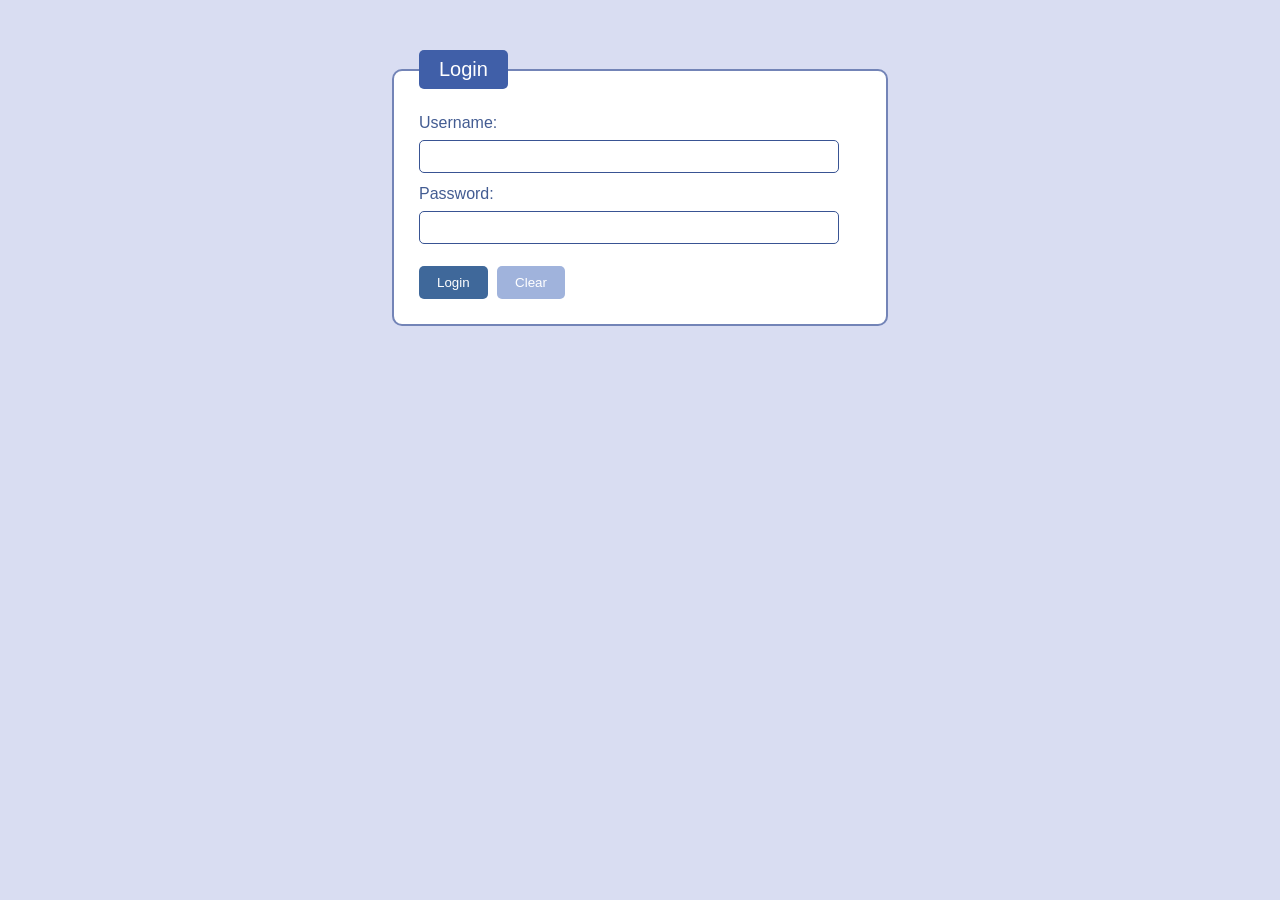
<file: login/login.html>
<!DOCTYPE html>
<html>
	<head>
		<meta charset="UTF-8">
		<title>Login</title>
		<link rel="stylesheet" type="text/css" href="style.css">
		<script type="text/javascript" src="login.js"></script>
	</head>
	<body>
		<form name="myLogin" id="myLogin">
			<fieldset>
				<legend>Login</legend>

				Username: 
				<input type="text" name="username" id="username" required>
				<br>

				Password: 
				<input type="password" name="password" required>
				<br>

				<input type="submit" value="Login" id="loginBtn">
				<input type="reset" value="Clear" id="clearBtn">

			</fieldset>
		</form>
	</body>
</html>
</file>
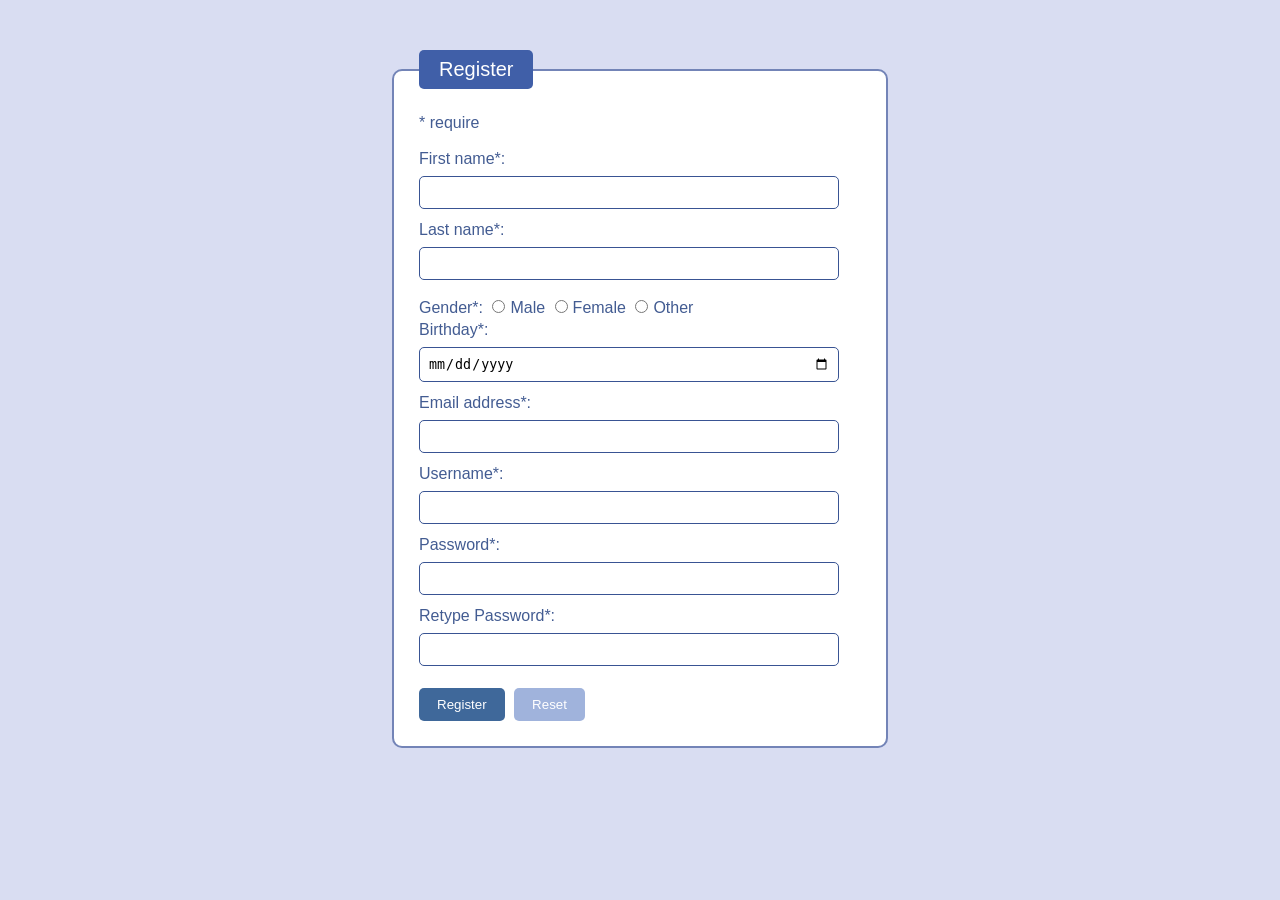
<file: login/register.html>
<!DOCTYPE html>
<html>
	<head>
		<meta charset="UTF-8">
		<title>Register</title>
		<link rel="stylesheet" type="text/css" href="style.css">
		<script type="text/javascript" src="register.js"></script>
	</head>
	<body>
		<form name="myRegister" id="myRegister" action="login.html">
			<fieldset>
				<legend>Register</legend>

				<span>* require</span> <br>
				<span id="errormsg"></span> <br>

				First name*: 
				<input type="text" name="firstname" required>

				Last name*: 
				<input type="text" name="lastname" required>
				<br>

				Gender*: 
				<input type="radio" name="gender" value="male" required>Male
				<input type="radio" name="gender" value="female">Female
				<input type="radio" name="gender" value="other">Other
				<br>

				Birthday*: 
				<input type="date" name="bday" required>
				<br>

				Email address*: 
				<input type="email" name="email" required>
				<br>

				Username*: 
				<input type="text" name="username" required>
				<br>

				Password*: 
				<input type="password" name="password" required>
				<br>

				Retype Password*: 
				<input type="password" name="password" required>
				<br>

				<input type="submit" value="Register" id="registerBtn">
				<input type="reset" value="Reset" id="resetBtn">
			</fieldset>
		</form>
	</body>
</html>
</file>
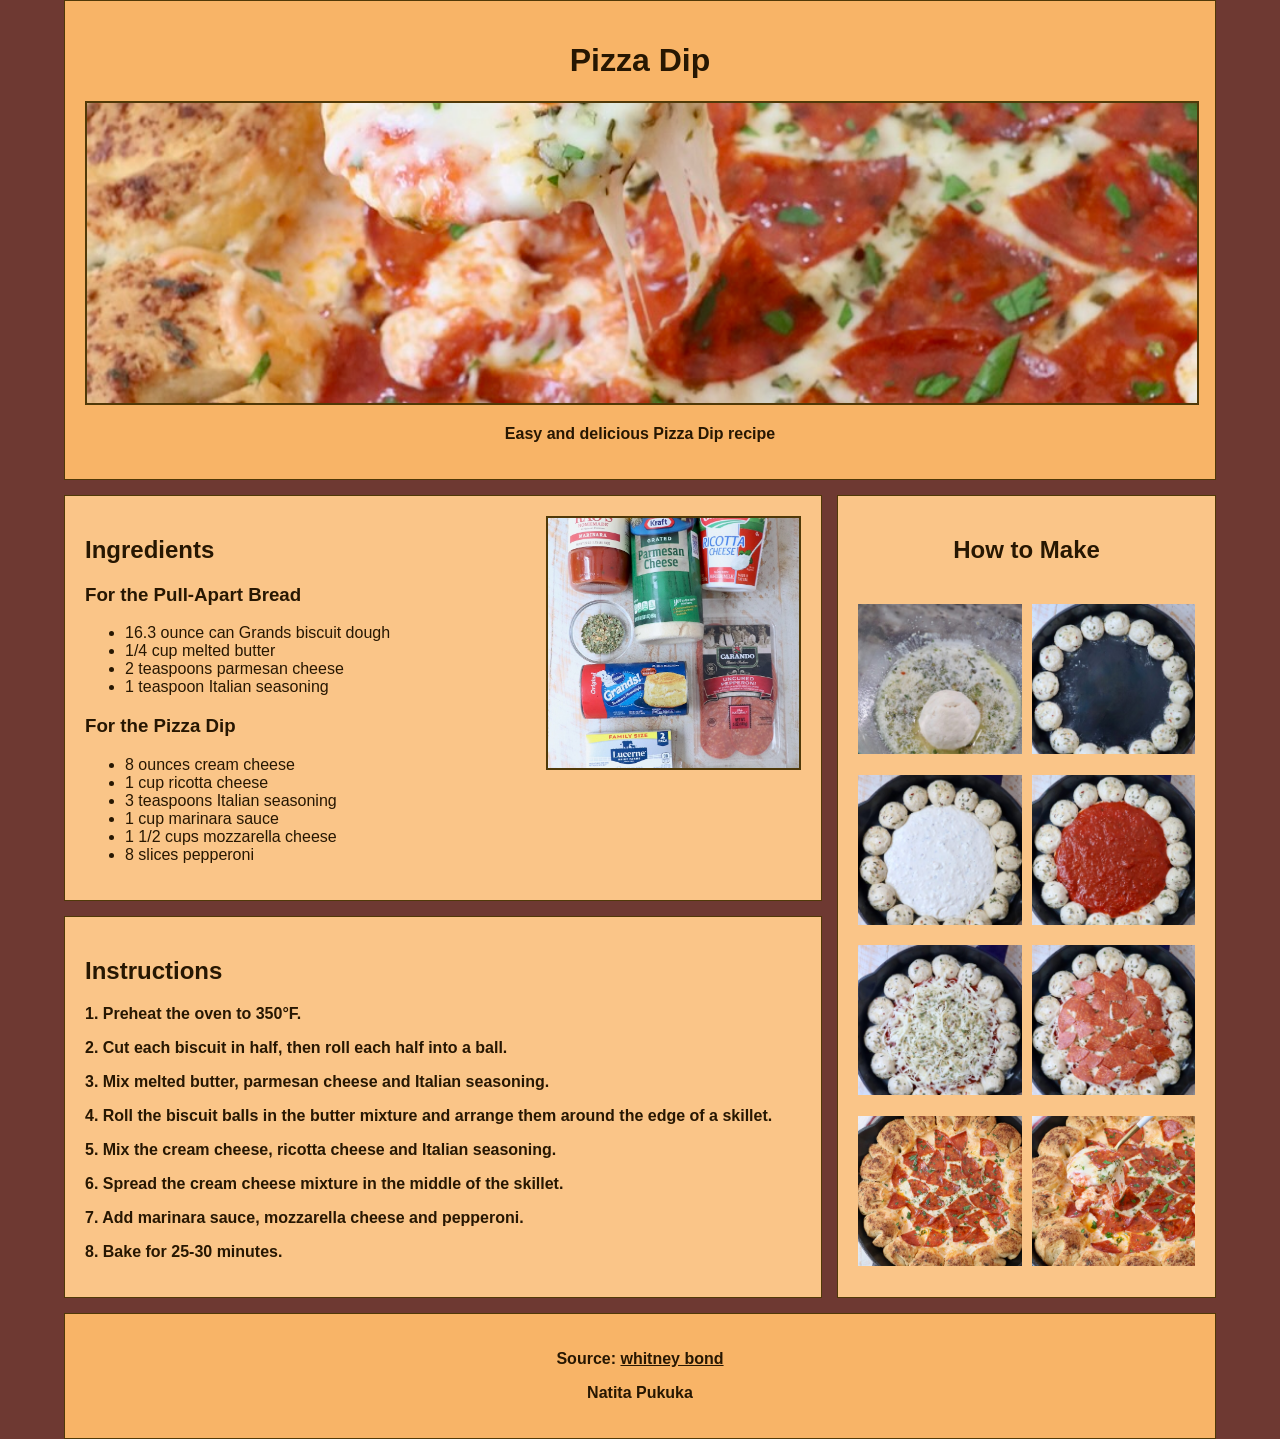
<file: pizza dip/recipe.html>
<!DOCTYPE html>
<html>

<head>
    <meta charset='utf-8'>
    <meta http-equiv='X-UA-Compatible' content='IE=edge'>
    <title>Pizza Dip</title>
    <meta name='viewport' content='width=device-width, initial-scale=1'>
    <link rel='stylesheet' type='text/css' media='screen' href='main.css'>
</head>

<body>

    <div class="grid-container">

        <div id="header">
            <h1>Pizza Dip</h1>
			<img src="pic/pizza-dip-9.jpeg" alt="Pizza Dip">
            <p>Easy and delicious Pizza Dip recipe</p>
        </div>

       <div id="main1">

    <div class="ingredients-text">

        <h2>Ingredients</h2>

        <h3>For the Pull-Apart Bread</h3>

        <ul>
            <li>16.3 ounce can Grands biscuit dough</li>
            <li>1/4 cup melted butter</li>
            <li>2 teaspoons parmesan cheese</li>
            <li>1 teaspoon Italian seasoning</li>
        </ul>

        <h3>For the Pizza Dip</h3>

        <ul>
            <li>8 ounces cream cheese</li>
            <li>1 cup ricotta cheese</li>
            <li>3 teaspoons Italian seasoning</li>
            <li>1 cup marinara sauce</li>
            <li>1 1/2 cups mozzarella cheese</li>
            <li>8 slices pepperoni</li>
        </ul>

    </div>

    <img src="pic/pizza-dip-1.jpeg" alt="Pizza Dip">

</div>

        <div id="main2">

            <h2>Instructions</h2>

            <p>1. Preheat the oven to 350°F.</p>

            <p>2. Cut each biscuit in half, then roll each half into a ball.</p>

            <p>3. Mix melted butter, parmesan cheese and Italian seasoning.</p>

            <p>4. Roll the biscuit balls in the butter mixture and arrange them
                around the edge of a skillet.</p>

            <p>5. Mix the cream cheese, ricotta cheese and Italian seasoning.</p>

            <p>6. Spread the cream cheese mixture in the middle of the skillet.</p>

            <p>7. Add marinara sauce, mozzarella cheese and pepperoni.</p>

            <p>8. Bake for 25-30 minutes.</p>

        </div>

        <div id="right">

            <h2>How to Make</h2>

            <img src="pic/pizza-dip-2.jpeg" alt="Pizza Dip">
            <img src="pic/pizza-dip-3.jpeg" alt="Pizza Dip">
            <img src="pic/pizza-dip-4.jpeg" alt="Pizza Dip">
            <img src="pic/pizza-dip-5.jpeg" alt="Pizza Dip">
            <img src="pic/pizza-dip-6.jpeg" alt="Pizza Dip">
            <img src="pic/pizza-dip-7.jpeg" alt="Pizza Dip">
            <img src="pic/pizza-dip-8.jpeg" alt="Pizza Dip">
            <img src="pic/pizza-dip-9.jpeg" alt="Pizza Dip">

        </div>


       <div id="footer">
    <p>
        Source:
        <a href="https://whitneybond.com/pizza-dip/" target="_blank">
            whitney bond
        </a>
    </p>
    <p>Natita Pukuka</p>
</div>
</html>
</file>
<file: style.css>
body {
    font-family: Arial, sans-serif;
    background-color: #f7f1ea;
    color: #40332e;
    margin: 0;
    line-height: 1.6;
}


/* Header */

header {
    background-color: #d8c3b5;
    text-align: center;
    padding: 55px 20px 45px;
}

.small-title {
    color: #8b5e4b;
    font-size: 13px;
    letter-spacing: 3px;
    margin: 0 0 8px;
}

header h1 {
    color: #4b3832;
    font-size: 42px;
    margin: 0;
}

.thai-name {
    color: #795245;
    font-size: 18px;
    margin: 4px 0;
}

.welcome {
    color: #8b5e4b;
    margin: 8px 0 0;
}


/* Navigation */

nav {
    background-color: #4b3832;
    text-align: center;
    padding: 14px 10px;
    position: sticky;
    top: 0;
    z-index: 10;
}

nav a {
    color: white;
    text-decoration: none;
    margin: 0 10px;
    font-size: 15px;
}

nav a:hover {
    color: #e8d5c7;
}


/* Main */

main {
    width: 82%;
    max-width: 1000px;
    margin: auto;
}

.section {
    padding: 55px 0;
    border-bottom: 1px solid #d8c3b5;
}


/* Section Title */

.section-title {
    display: flex;
    align-items: center;
    gap: 15px;
    margin-bottom: 20px;
}

.section-title span {
    color: #b67c63;
    font-size: 14px;
    font-weight: bold;
    letter-spacing: 2px;
}

.section h2 {
    color: #8b5e4b;
    margin: 0;
    font-size: 28px;
}


/* About */

.about-box {
    display: flex;
    align-items: center;
    gap: 40px;
    background-color: #fffaf6;
    padding: 30px;
    border-radius: 15px;
    border: 1px solid #dfcfc3;
}

.about-image {
    width: 200px;
    flex-shrink: 0;
}

.about-image img {
    width: 200px;
    height: 300px;
    object-fit: cover;
    border-radius: 10px;
    border: 5px solid white;
    box-shadow: 0 5px 15px rgba(75, 56, 50, 0.12);
}

.about-text {
    flex: 1;
}

.about-text p {
    margin-top: 0;
    margin-bottom: 18px;
}


/* Button */

.more-button {
    display: inline-block;
    background-color: #8b5e4b;
    color: white;
    text-decoration: none;
    padding: 9px 18px;
    border-radius: 6px;
    margin-top: 5px;
}

.more-button:hover {
    background-color: #6f493b;
}


/* Interest */

.simple-list {
    display: flex;
    gap: 15px;
    flex-wrap: wrap;
    margin-top: 20px;
}

.simple-list div {
    background-color: #e8d8cd;
    color: #6f493b;
    padding: 10px 20px;
    border-radius: 20px;
}


/* Skills */

.skill-list {
    display: grid;
    grid-template-columns: 1fr 1fr;
    gap: 18px;
    margin-top: 25px;
}

.skill-box {
    background-color: #fffaf6;
    padding: 22px;
    border-left: 5px solid #b67c63;
    border-radius: 8px;
}

.skill-box h3 {
    color: #795245;
    margin-top: 0;
    margin-bottom: 5px;
}

.skill-box p {
    margin-bottom: 0;
}


/* Hobby */

.hobby-box {
    display: grid;
    grid-template-columns: 1fr 1fr;
    gap: 20px;
}

.hobby-box div {
    background-color: #4b3832;
    color: white;
    padding: 25px;
    border-radius: 10px;
}

.hobby-box h3 {
    color: #e8d5c7;
    margin-top: 0;
}


/* Table */

table {
    width: 100%;
    border-collapse: collapse;
    background-color: #fffaf6;
    margin-top: 20px;
    border-radius: 10px;
    overflow: hidden;
}

th {
    background-color: #8b5e4b;
    color: white;
    padding: 13px;
    text-align: left;
}

td {
    padding: 13px;
    border-bottom: 1px solid #e1d5ce;
}

tr:last-child td {
    border-bottom: none;
}


/* Assignments */

.assignment-list {
    display: grid;
    grid-template-columns: 1fr 1fr;
    gap: 20px;
    margin-top: 25px;
}

.assignment {
    background-color: #fffaf6;
    padding: 25px;
    border-radius: 10px;
    border: 1px solid #dfcfc3;
    position: relative;
}

.assignment:hover {
    border-color: #b67c63;
}

.assignment .number {
    color: #b67c63;
    font-size: 13px;
    letter-spacing: 2px;
}

.assignment h3 {
    color: #795245;
    margin: 8px 0;
}

.assignment a {
    display: inline-block;
    margin-top: 10px;
    background-color: #8b5e4b;
    color: white;
    padding: 8px 15px;
    border-radius: 5px;
    text-decoration: none;
}

.assignment a:hover {
    background-color: #6f493b;
}


/* Contact */

.contact {
    border-bottom: none;
}

.contact-list {
    display: grid;
    grid-template-columns: 1fr 1fr;
    gap: 15px;
    margin-top: 25px;
}

.contact-list a {
    background-color: #fffaf6;
    border: 1px solid #dfcfc3;
    padding: 18px 20px;
    border-radius: 8px;
    text-decoration: none;
}

.contact-list a:hover {
    border-color: #b67c63;
    transform: translateY(-2px);
}

.contact-list span {
    display: block;
    color: #795245;
    font-weight: bold;
    margin-bottom: 3px;
}

.contact-list small {
    color: #6f625c;
}


/* Projects */

.project-item {
    background-color: #fffaf6;
    padding: 30px;
    margin-top: 30px;
    border-radius: 12px;
    border: 1px solid #dfcfc3;
}

.project-number {
    color: #b67c63;
    font-size: 13px;
    font-weight: bold;
    letter-spacing: 2px;
}

.project-item h3 {
    color: #795245;
    font-size: 24px;
    margin: 5px 0 20px;
}

.project-images {
    display: flex;
    gap: 15px;
    flex-wrap: wrap;
    margin-bottom: 25px;
}

.project-images img {
    width: 250px;
    height: 180px;
    object-fit: cover;
    border-radius: 8px;
    border: 3px solid white;
    box-shadow: 0 4px 10px rgba(75, 56, 50, 0.12);
}

.project-description p {
    margin-bottom: 12px;
}


/* Back */

.back {
    text-align: center;
    border-bottom: none;
}


/* Footer */

footer {
    background-color: #4b3832;
    color: white;
    text-align: center;
    padding: 20px;
    margin-top: 20px;
}

footer p {
    margin: 3px;
}


/* Responsive */

@media screen and (max-width: 700px) {

    main {
        width: 90%;
    }

    header h1 {
        font-size: 32px;
    }

    nav a {
        display: inline-block;
        margin: 5px 7px;
    }

    .about-box {
        flex-direction: column;
        text-align: center;
    }

    .skill-list {
        grid-template-columns: 1fr;
    }

    .hobby-box {
        grid-template-columns: 1fr;
    }

    .assignment-list {
        grid-template-columns: 1fr;
    }

    .contact-list {
        grid-template-columns: 1fr;
    }

    .project-images img {
        width: 100%;
        height: auto;
    }

}
</file>
<file: blogger/style.css>
body {
    font-family: Arial, sans-serif;
    width: 80%;
    max-width: 800px;
    margin: 40px auto;
    padding: 30px;
    background-color: rgb(180, 188, 224);
}

h1 {
    text-align: center;
    color: #303e6f;
    
}

hr {
    border: 0;
    border-top: 1px solid #dbdfed;
    margin: 20px 0;
}

#topic,
#reply1,
#reply2 {
    min-height: 50px;
    padding: 15px;
    background-color: #eaebf1;
}

textarea {
    width: 100%;
    height: 100px;
    box-sizing: border-box;
    padding: 10px;
    border: 1px solid #cfd4e6;
}

button {
    margin-top: 10px;
    padding: 8px 18px;
    background-color: #2f3b6b;
    color: white;
    border: none;
}

button:hover {
    background-color: #626d9a;
}
</file>
<file: box game/game.css>
/* =============================================================================
   MDT312 Assignment 7: Square Game
   ============================================================================= */

@import url('https://fonts.googleapis.com/css2?family=Kanit:wght@300;400;600&display=swap');

* {
    box-sizing: border-box;
    margin: 0;
    padding: 0;
}

body {
    font-family: 'Kanit', sans-serif;
    background-color: #eee7f7;
    min-height: 100vh;
    padding: 30px 15px;
    color: #5c4b6f;
    display: flex;
    flex-direction: column;
    align-items: center;
}

/* Control Panel */

fieldset {
    width: 100%;
    max-width: 540px;
    background-color: white;
    border: 2px solid #c9b8dd;
    border-radius: 12px;
    padding: 20px 25px;
}

legend {
    font-weight: 600;
    font-size: 20px;
    color: #5c4b6f;
    padding: 4px 12px;
    background-color: #ddd0ed;
    border-radius: 6px;
}

input[type="text"] {
    width: 80px;
    padding: 8px;
    border: 2px solid #c9b8dd;
    border-radius: 6px;
    font-size: 16px;
    text-align: center;
}

input[type="text"]:focus {
    border-color: #9b83b7;
    outline: none;
}

select {
    padding: 8px 10px;
    border: 2px solid #c9b8dd;
    border-radius: 6px;
    font-size: 16px;
    background-color: white;
}

button#start {
    padding: 8px 18px;
    background-color: #9b83b7;
    color: white;
    border: none;
    border-radius: 6px;
    font-size: 16px;
    cursor: pointer;
}

button#start:hover {
    background-color: #81699d;
}

/* Timer */

#timerClock {
    margin-top: 8px;
    font-weight: 600;
}

#clock {
    display: inline-block;
    min-width: 40px;
    padding: 4px 8px;
    margin-left: 5px;
    background-color: #f3e8fa;
    color: #8a5ba3;
    border-radius: 6px;
    text-align: center;
}

/* Game Area */

#container {
    margin-top: 25px;
    display: flex;
    justify-content: center;
    width: 100%;
}

#layer {
    position: relative;
    width: 500px;
    height: 500px;
    background-color: white;
    border: 4px solid #9b83b7;
    border-radius: 10px;
}

/* Square */

.square {
    position: absolute;
    width: 25px;
    height: 25px;
    border-radius: 4px;
    cursor: pointer;
}

.square:hover {
    transform: scale(1.2);
}

/* Colors */

.maroon {
    background-color: #b784a7;
}

.lightgreen {
    background-color: #a8c9a5;
}

.magenta {
    background-color: #c49acb;
}

/* Responsive */

@media screen and (max-width: 600px) {

    fieldset {
        width: 95%;
    }

    #layer {
        width: 90vw;
        height: 90vw;
    }
}
</file>
<file: cinnamon/style.css>
body 
{
    margin: 0;
    background-color: #d8c9e8;
    font-family: Arial, sans-serif;
    color: white;
     text-shadow:
        1px 1px 0 #7d5cae,
        -1px -1px 0 #4b3b63,
        1px -1px 0 #4b3b63,
        -1px 1px 0 #4b3b63;
}

header 
{
    background-color: #7b709d;
    padding: 25px;
    text-align: center;
}

header h1 
{
    color: white;
}

main 
{
    width: 85%;
    max-width: 1000px;
    margin: 25px auto;
}

.intro 
{
    display: flex;
    background-color: #9786b4;
    padding: 20px;
    margin-bottom: 25px;
    border: 1px solid #66577e;
    box-sizing: border-box;
}

.intro img 
{
    width: 280px;
    height: auto;
    margin-right: 20px;
    border: 2px solid white;
    transition: 0.3s;
}

.intro img:hover
{
    transform: scale(1.05);
}

.ingredients
{
    background-color: #9786b4;
    padding: 20px;
    margin-bottom: 25px;
    border: 1px solid #66577e;
    box-sizing: border-box;
}

.ingredients img
{
    width: 300px;
    max-width: 70%;
    height: auto;
    border: 2px solid white;
    transition: 0.3s;
}

.ingredients img:hover
{
    transform: scale(1.05);
}

.photo-section 
{
    background-color: #9786b4;
    padding: 20px;
    margin-top: 25px;
    border: 1px solid #66577e;
}

.photo-gallery 
{
    display: flex;
    flex-wrap: wrap;
    justify-content: center;
    gap: 15px;
}

.photo-gallery img 
{
    width: 270px;
    height: 450px;
    border: 2px solid white;
    transition: 0.3s;
}

.photo-gallery img:hover 
{
    transform: scale(1.05);
}

.instructions h2,
.photo-section h2,
.final h2,
.source h2 
{
    text-align: center;
    
}

.step 
{
    background-color: #9786b4;
    padding: 20px;
    margin-bottom: 30px;
    border: 1px solid #66577e;
    box-sizing: border-box;
    
}

.step h3 
{
    color: white;
}


.final 
{
    background-color: #9786b4;
    padding: 20px;
    margin-top: 25px;
    text-align: center;
    border: 1px solid #66577e;
}

.final img 
{
    width: 400px;
    max-width: 90%;
    height: auto;
    border: 2px solid white;
    transition: 0.3s;
}

.final img:hover
{
    transform: scale(1.05);
}

.source 
{
    background-color: #9786b4;
    padding: 20px;
    margin-top: 25px;
    text-align: center;
    border: 1px solid #66577e;
}

.source a 
{
    color: #f9f5ff;
}

footer 
{
    background-color: #7b709d;
    padding: 15px;
    text-align: center;
}
</file>
<file: login/style.css>
body {
    margin: 0;
    padding: 0;
    background-color: #d9ddf2;
    font-family: Arial, sans-serif;
    color: #435c92;
}

form {
    width: 80%;
    max-width: 500px;
    margin: 50px auto;
}

fieldset {
    background-color: white;
    border: 2px solid #354d97b0;
    border-radius: 10px;
    padding: 25px;
}

legend {
    background-color: #405fa8;
    color: white;
    padding: 8px 20px;
    border-radius: 5px;
    font-size: 20px;
}

input[type="text"],
input[type="password"],
input[type="email"],
input[type="date"] {
    width: 95%;
    padding: 8px;
    margin: 8px 0 12px 0;
    border: 1px solid #395493;
    border-radius: 5px;
    box-sizing: border-box;
}

input[type="radio"] {
    margin: 8px 5px;
}

input[type="submit"],
input[type="reset"] {
    padding: 9px 18px;
    margin-top: 10px;
    margin-right: 5px;
    border: none;
    border-radius: 5px;
    cursor: pointer;
}

input[type="submit"] {
    background-color: #3f689a;
    color: white;
}

input[type="reset"] {
    background-color: #a0b3dc;
    color: #ffffff;
}

input[type="submit"]:hover,
input[type="reset"]:hover {
    opacity: 0.8;
}

#errormsg {
    color: red;
    font-weight: bold;
}
</file>
<file: pizza dip/main.css>
body {
    margin: 0;
    background-color: #6e3932;
    font-family: Arial, sans-serif;
    color: #271702;
}

.grid-container {
    display: grid;
    grid-template-columns: 2fr 1fr;
    grid-template-areas:
        "header header"
        "main1 right"
        "main2 right"
        "footer footer";
    gap: 15px;
    width: 90%;
	max-width: 1200px;
    margin: auto;
}

.grid-container > div {
    padding: 20px;
    border: 1px solid #503908;
    box-sizing: border-box;
}

#header {
    grid-area: header;
    background-color: #f8b467;
    text-align: center;
}

#header h1,
#header p,
#main1 h2,
#main1 h3,
#main2 h2,
#main2 p,
#right h2,
#footer p {
    color: #271702;
    font-weight: bold;
}

#header img {
    width: 100%;
    height: 300px;
    object-fit: cover;
	border: 2px solid #503908;
}

#main1 {
    grid-area: main1;
    background-color: #fac588;
    display: flex;
    justify-content: space-between;
    gap: 20px;
}

.ingredients-text {
    width: 60%;
}

#main1 img {
    width: 35%;
    height: 250px;
    object-fit: cover;
    border: 2px solid #503908;
    transition: 0.3s;
}

#main1 img:hover,
#right img:hover {
    transform: scale(1.05);
}

#main2 {
    grid-area: main2;
    background-color: #fac588;
}

#right {
    grid-area: right;
    background-color: #fac588;
    text-align: center;
    display: grid;
    grid-template-columns: repeat(2, 1fr);
    gap: 10px;
}

#right h2 {
    grid-column: 1 / 3;
}

#right img {
    width: 100%;
    height: 150px;
    object-fit: cover;
    transition: 0.3s;
}

#footer {
    grid-area: footer;
    background-color: #f8b467;
    text-align: center;
}

#footer a {
    color: #271702;
    font-weight: bold;
}

@media only screen and (max-width: 768px) {
    .grid-container {
        grid-template-columns: 1fr 1fr;
        grid-template-areas:
            "header header"
            "main1 main1"
            "main2 right"
            "footer footer";
        width: 95%;
		
    }
	
}

@media only screen and (max-width: 480px) {
    .grid-container {
        grid-template-columns: 1fr;
        grid-template-areas:
            "header"
            "main1"
            "main2"
            "right"
            "footer";
        width: 95%;
    }

	 #main1 {
        display: block;
    }

    .ingredients-text {
        width: 100%;
    }

    #main1 img {
        width: 100%;
        height: auto;
        margin-top: 15px;
    }

    #right {
        grid-template-columns: repeat(2, 1fr);
    }

    #right h2 {
        grid-column: 1 / 3;
    }
}
</file>
